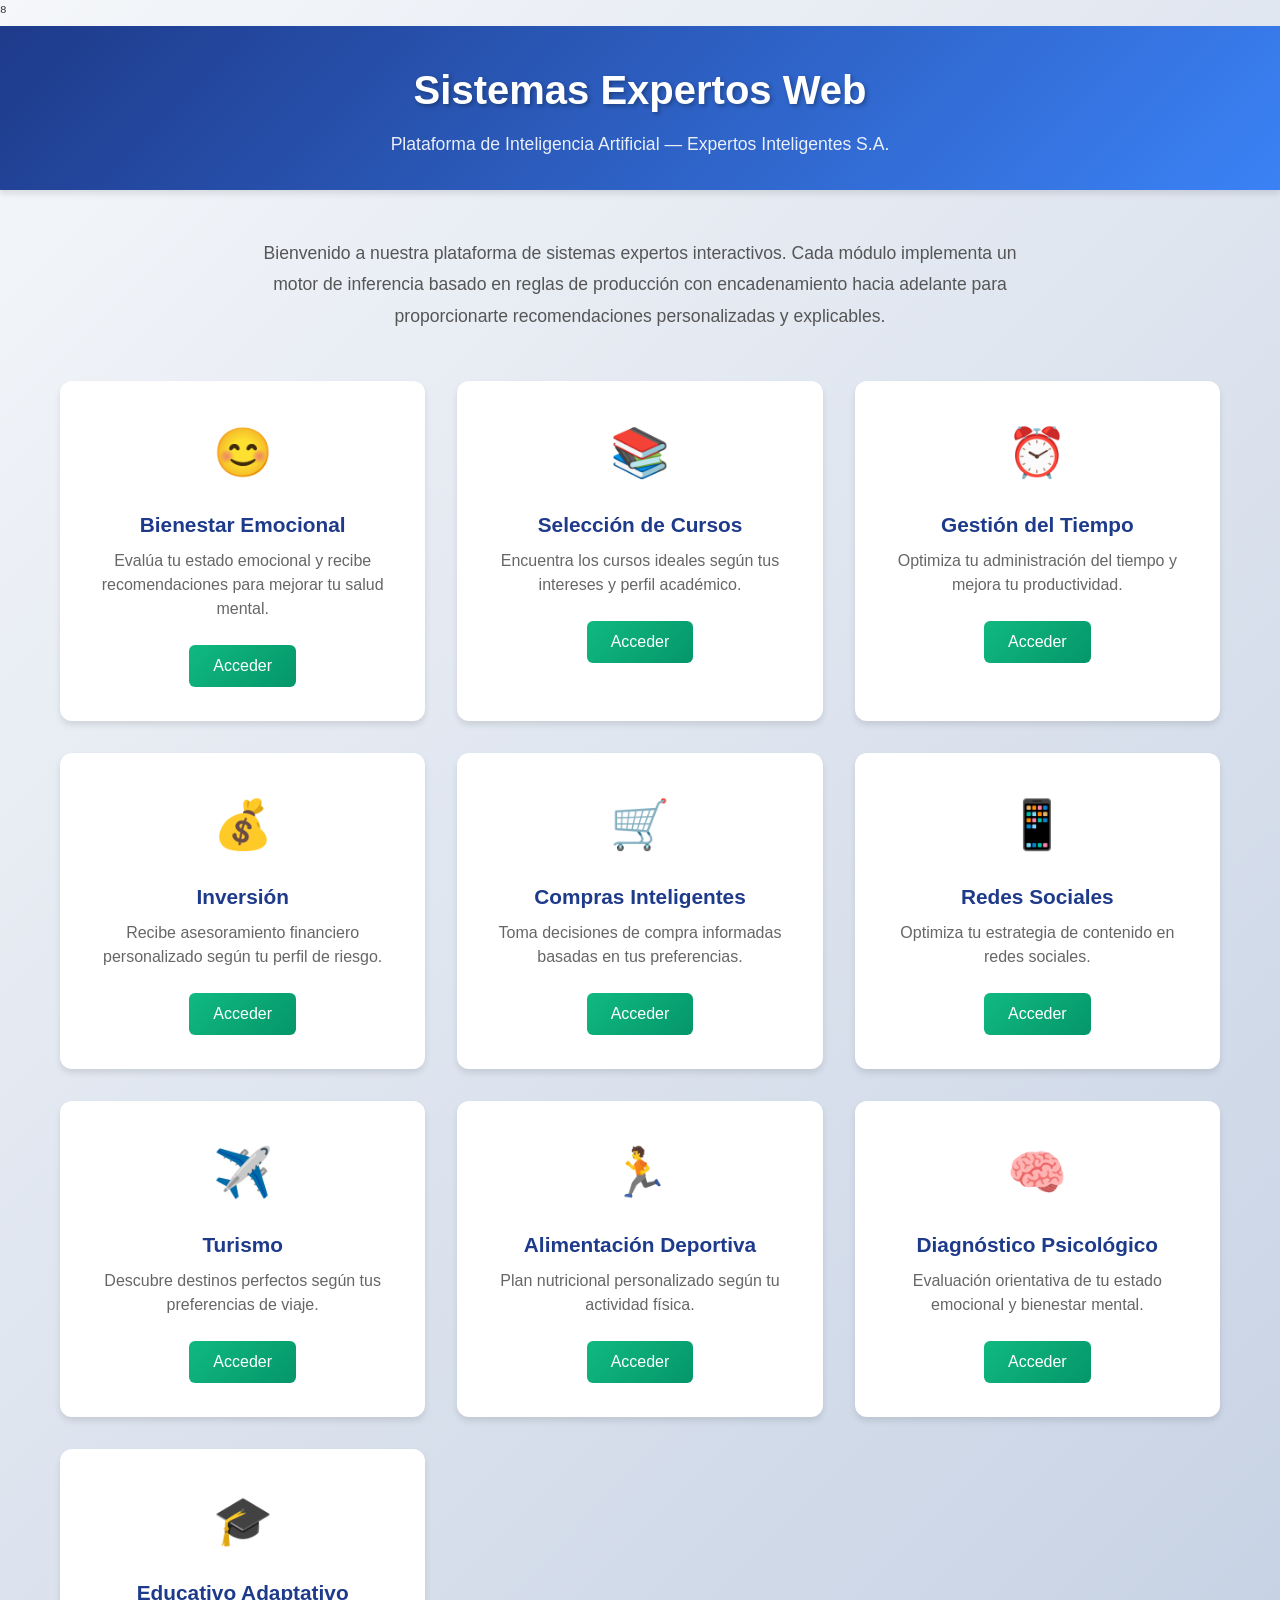
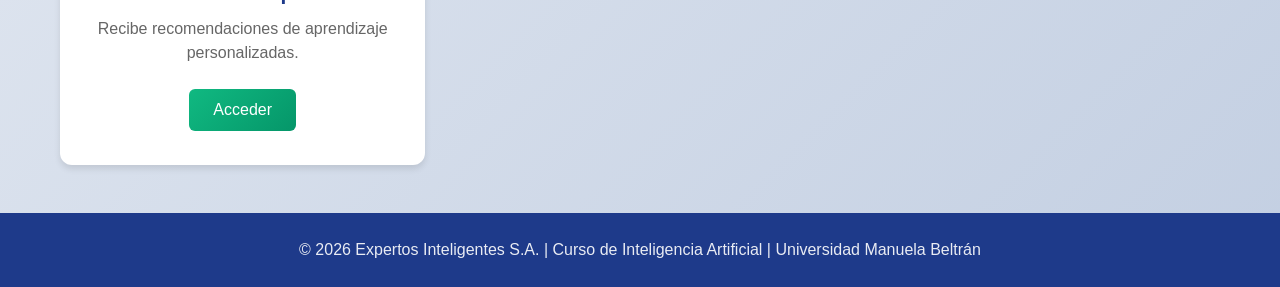
<file: index.html>
⁸<!DOCTYPE html>
<html lang="es">
<head>
    <meta charset="UTF-8">
    <meta name="viewport" content="width=device-width, initial-scale=1.0">
    <title>Sistemas Expertos Web - Expertos Inteligentes S.A.</title>
    <link rel="stylesheet" href="css/styles.css">
</head>
<body>
    <header class="header">
        <div class="container">
            <h1 class="title">Sistemas Expertos Web</h1>
            <p class="subtitle">Plataforma de Inteligencia Artificial — Expertos Inteligentes S.A.</p>
        </div>
    </header>

    <main class="main">
        <div class="container">
            <section class="intro">
                <p>Bienvenido a nuestra plataforma de sistemas expertos interactivos. Cada módulo implementa un motor de inferencia basado en reglas de producción con encadenamiento hacia adelante para proporcionarte recomendaciones personalizadas y explicables.</p>
            </section>

            <section class="modules-grid">
                <div class="module-card" onclick="window.location.href='modulos/bienestar.html'">
                    <div class="module-icon">😊</div>
                    <h3 class="module-title">Bienestar Emocional</h3>
                    <p class="module-description">Evalúa tu estado emocional y recibe recomendaciones para mejorar tu salud mental.</p>
                    <button class="module-btn">Acceder</button>
                </div>

                <div class="module-card" onclick="window.location.href='modulos/cursos.html'">
                    <div class="module-icon">📚</div>
                    <h3 class="module-title">Selección de Cursos</h3>
                    <p class="module-description">Encuentra los cursos ideales según tus intereses y perfil académico.</p>
                    <button class="module-btn">Acceder</button>
                </div>

                <div class="module-card" onclick="window.location.href='modulos/tiempo.html'">
                    <div class="module-icon">⏰</div>
                    <h3 class="module-title">Gestión del Tiempo</h3>
                    <p class="module-description">Optimiza tu administración del tiempo y mejora tu productividad.</p>
                    <button class="module-btn">Acceder</button>
                </div>

                <div class="module-card" onclick="window.location.href='modulos/inversion.html'">
                    <div class="module-icon">💰</div>
                    <h3 class="module-title">Inversión</h3>
                    <p class="module-description">Recibe asesoramiento financiero personalizado según tu perfil de riesgo.</p>
                    <button class="module-btn">Acceder</button>
                </div>

                <div class="module-card" onclick="window.location.href='modulos/compras.html'">
                    <div class="module-icon">🛒</div>
                    <h3 class="module-title">Compras Inteligentes</h3>
                    <p class="module-description">Toma decisiones de compra informadas basadas en tus preferencias.</p>
                    <button class="module-btn">Acceder</button>
                </div>

                <div class="module-card" onclick="window.location.href='modulos/redes.html'">
                    <div class="module-icon">📱</div>
                    <h3 class="module-title">Redes Sociales</h3>
                    <p class="module-description">Optimiza tu estrategia de contenido en redes sociales.</p>
                    <button class="module-btn">Acceder</button>
                </div>

                <div class="module-card" onclick="window.location.href='modulos/turismo.html'">
                    <div class="module-icon">✈️</div>
                    <h3 class="module-title">Turismo</h3>
                    <p class="module-description">Descubre destinos perfectos según tus preferencias de viaje.</p>
                    <button class="module-btn">Acceder</button>
                </div>

                <div class="module-card" onclick="window.location.href='modulos/deportiva.html'">
                    <div class="module-icon">🏃</div>
                    <h3 class="module-title">Alimentación Deportiva</h3>
                    <p class="module-description">Plan nutricional personalizado según tu actividad física.</p>
                    <button class="module-btn">Acceder</button>
                </div>

                <div class="module-card" onclick="window.location.href='modulos/psicologico.html'">
                    <div class="module-icon">🧠</div>
                    <h3 class="module-title">Diagnóstico Psicológico</h3>
                    <p class="module-description">Evaluación orientativa de tu estado emocional y bienestar mental.</p>
                    <button class="module-btn">Acceder</button>
                </div>

                <div class="module-card" onclick="window.location.href='modulos/educativo.html'">
                    <div class="module-icon">🎓</div>
                    <h3 class="module-title">Educativo Adaptativo</h3>
                    <p class="module-description">Recibe recomendaciones de aprendizaje personalizadas.</p>
                    <button class="module-btn">Acceder</button>
                </div>
            </section>
        </div>
    </main>

    <footer class="footer">
        <div class="container">
            <p>&copy; 2026 Expertos Inteligentes S.A. | Curso de Inteligencia Artificial | Universidad Manuela Beltrán</p>
        </div>
    </footer>
</body>
</html>
</file>
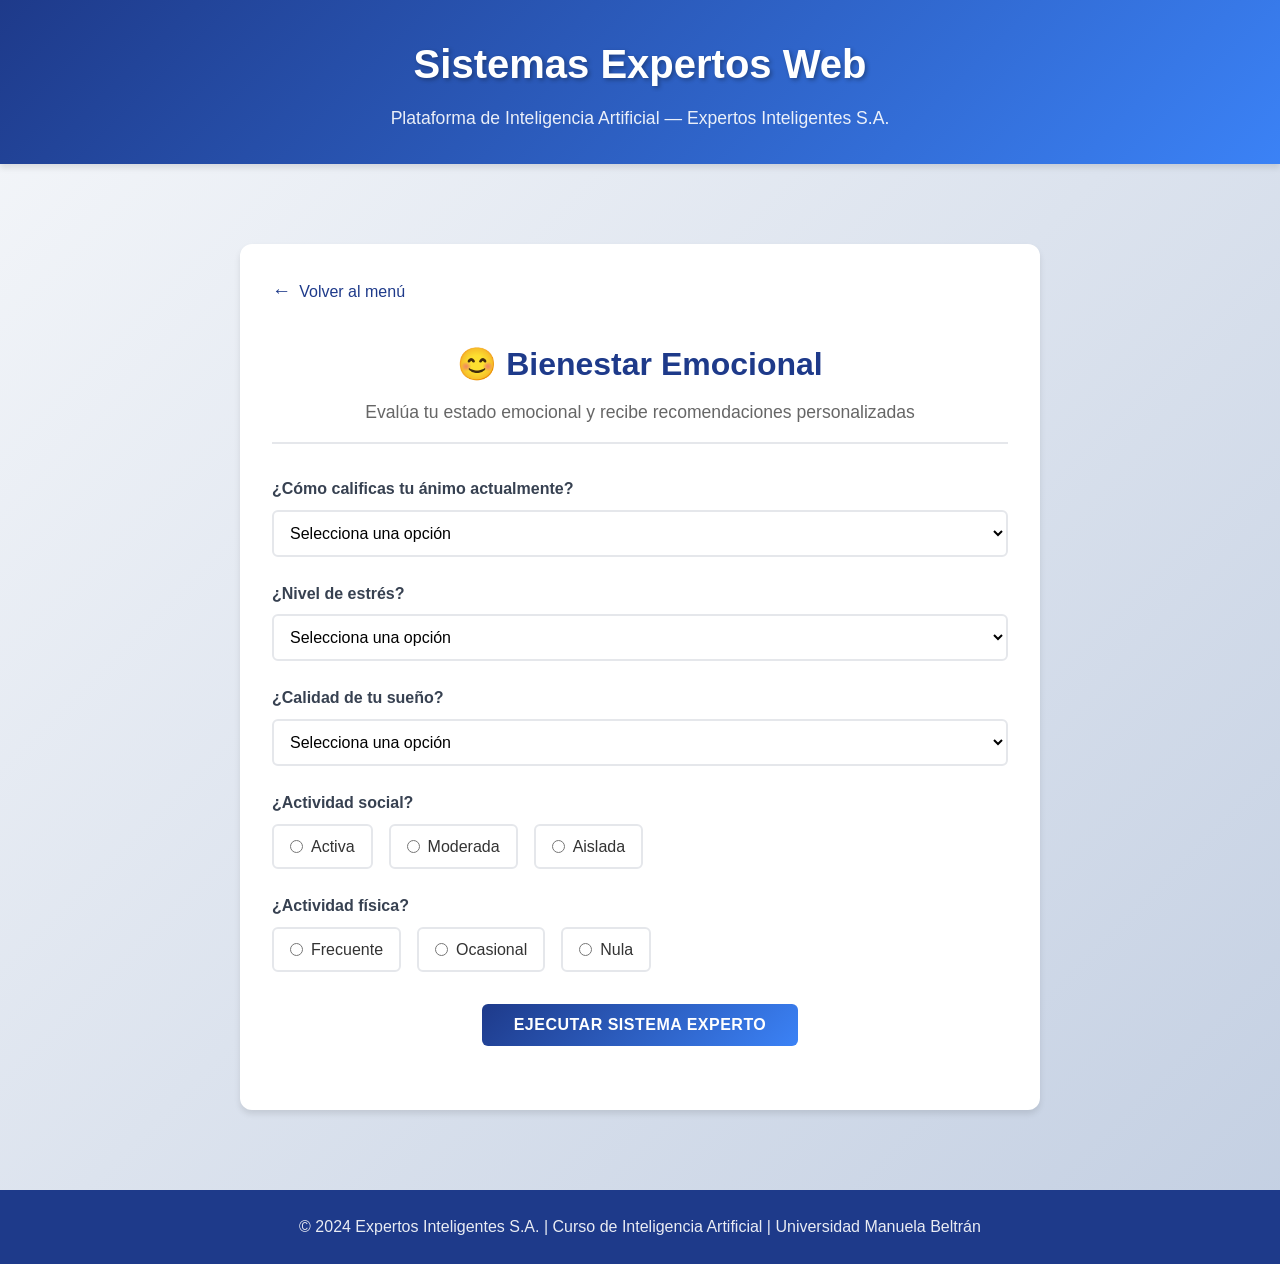
<file: modulos/bienestar.html>
<!DOCTYPE html>
<html lang="es">
<head>
    <meta charset="UTF-8">
    <meta name="viewport" content="width=device-width, initial-scale=1.0">
    <title>Bienestar Emocional - Sistemas Expertos Web</title>
    <link rel="stylesheet" href="../css/modulos.css">
</head>
<body>
    <header class="header">
        <div class="container">
            <h1 class="title">Sistemas Expertos Web</h1>
            <p class="subtitle">Plataforma de Inteligencia Artificial — Expertos Inteligentes S.A.</p>
        </div>
    </header>

    <main class="main">
        <div class="module-container">
            <a href="../index.html" class="back-link">Volver al menú</a>
            
            <div class="module-header">
                <h2 class="module-title">😊 Bienestar Emocional</h2>
                <p class="module-subtitle">Evalúa tu estado emocional y recibe recomendaciones personalizadas</p>
            </div>

            <form id="form-bienestar" class="expert-form">
                <div class="form-group">
                    <label class="form-label" for="animo">¿Cómo calificas tu ánimo actualmente?</label>
                    <select id="animo" name="animo" class="form-select" required>
                        <option value="">Selecciona una opción</option>
                        <option value="alto">Alto</option>
                        <option value="medio">Medio</option>
                        <option value="bajo">Bajo</option>
                    </select>
                </div>

                <div class="form-group">
                    <label class="form-label" for="estres">¿Nivel de estrés?</label>
                    <select id="estres" name="estres" class="form-select" required>
                        <option value="">Selecciona una opción</option>
                        <option value="alto">Alto</option>
                        <option value="medio">Medio</option>
                        <option value="bajo">Bajo</option>
                    </select>
                </div>

                <div class="form-group">
                    <label class="form-label" for="sueno">¿Calidad de tu sueño?</label>
                    <select id="sueno" name="sueno" class="form-select" required>
                        <option value="">Selecciona una opción</option>
                        <option value="buena">Buena</option>
                        <option value="regular">Regular</option>
                        <option value="mala">Mala</option>
                    </select>
                </div>

                <div class="form-group">
                    <label class="form-label">¿Actividad social?</label>
                    <div class="form-radio-group">
                        <label class="form-radio-label">
                            <input type="radio" name="social" value="activa" required>
                            <span>Activa</span>
                        </label>
                        <label class="form-radio-label">
                            <input type="radio" name="social" value="moderada" required>
                            <span>Moderada</span>
                        </label>
                        <label class="form-radio-label">
                            <input type="radio" name="social" value="aislada" required>
                            <span>Aislada</span>
                        </label>
                    </div>
                </div>

                <div class="form-group">
                    <label class="form-label">¿Actividad física?</label>
                    <div class="form-radio-group">
                        <label class="form-radio-label">
                            <input type="radio" name="fisica" value="frecuente" required>
                            <span>Frecuente</span>
                        </label>
                        <label class="form-radio-label">
                            <input type="radio" name="fisica" value="ocasional" required>
                            <span>Ocasional</span>
                        </label>
                        <label class="form-radio-label">
                            <input type="radio" name="fisica" value="nula" required>
                            <span>Nula</span>
                        </label>
                    </div>
                </div>

                <div class="btn-container">
                    <button type="submit" class="btn btn-primary">Ejecutar Sistema Experto</button>
                </div>
            </form>

            <div id="resultados" class="results-container">
                <h3 class="result-title">Resultados del Análisis</h3>
                
                <div class="result-diagnosis">
                    <strong id="diagnostico">Diagnóstico:</strong>
                    <p id="recomendacion" class="result-recommendation"></p>
                </div>

                <h4 class="rules-title">Reglas Activadas</h4>
                <ul id="reglas-activadas" class="rules-list">
                    <!-- Las reglas se insertarán aquí dinámicamente -->
                </ul>
            </div>
        </div>
    </main>

    <footer class="footer">
        <div class="container">
            <p>&copy; 2024 Expertos Inteligentes S.A. | Curso de Inteligencia Artificial | Universidad Manuela Beltrán</p>
        </div>
    </footer>

    <script src="../js/bienestar.js"></script>
</body>
</html>
</file>
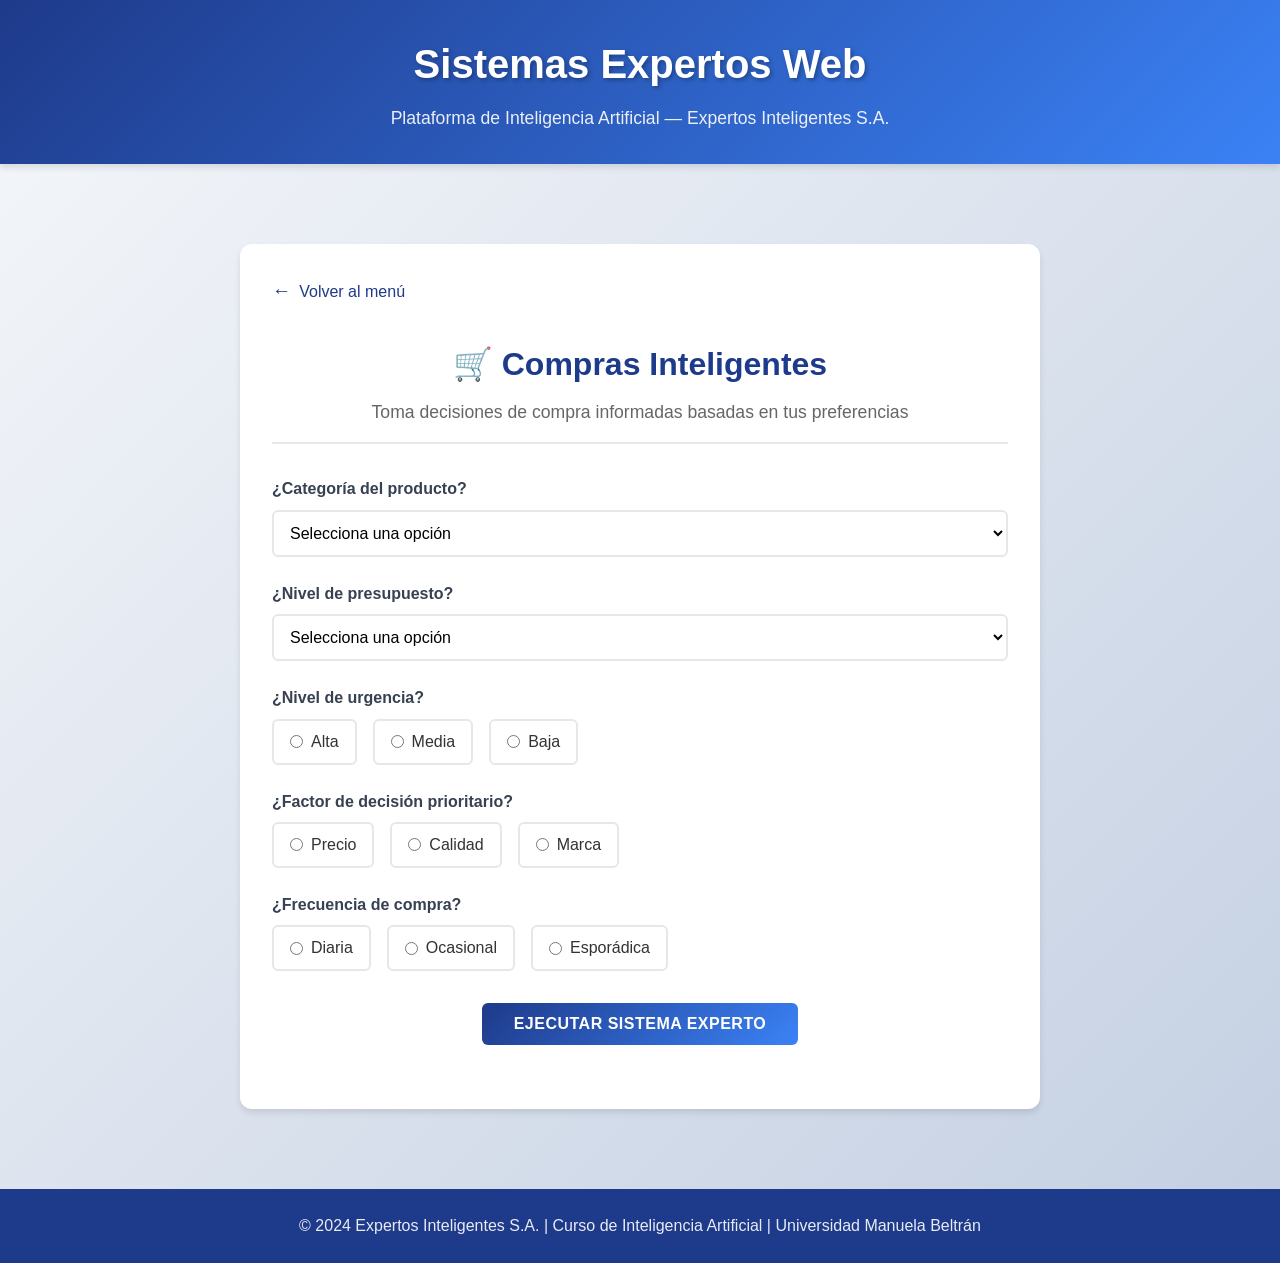
<file: modulos/compras.html>
<!DOCTYPE html>
<html lang="es">
<head>
    <meta charset="UTF-8">
    <meta name="viewport" content="width=device-width, initial-scale=1.0">
    <title>Compras Inteligentes - Sistemas Expertos Web</title>
    <link rel="stylesheet" href="../css/modulos.css">
</head>
<body>
    <header class="header">
        <div class="container">
            <h1 class="title">Sistemas Expertos Web</h1>
            <p class="subtitle">Plataforma de Inteligencia Artificial — Expertos Inteligentes S.A.</p>
        </div>
    </header>

    <main class="main">
        <div class="module-container">
            <a href="../index.html" class="back-link">Volver al menú</a>
            
            <div class="module-header">
                <h2 class="module-title">🛒 Compras Inteligentes</h2>
                <p class="module-subtitle">Toma decisiones de compra informadas basadas en tus preferencias</p>
            </div>

            <form id="form-compras" class="expert-form">
                <div class="form-group">
                    <label class="form-label" for="categoria">¿Categoría del producto?</label>
                    <select id="categoria" name="categoria" class="form-select" required>
                        <option value="">Selecciona una opción</option>
                        <option value="tecnología">Tecnología</option>
                        <option value="hogar">Hogar</option>
                        <option value="ropa">Ropa</option>
                        <option value="alimentación">Alimentación</option>
                        <option value="salud">Salud</option>
                    </select>
                </div>

                <div class="form-group">
                    <label class="form-label" for="presupuesto">¿Nivel de presupuesto?</label>
                    <select id="presupuesto" name="presupuesto" class="form-select" required>
                        <option value="">Selecciona una opción</option>
                        <option value="bajo">Bajo</option>
                        <option value="medio">Medio</option>
                        <option value="alto">Alto</option>
                    </select>
                </div>

                <div class="form-group">
                    <label class="form-label">¿Nivel de urgencia?</label>
                    <div class="form-radio-group">
                        <label class="form-radio-label">
                            <input type="radio" name="urgencia" value="alta" required>
                            <span>Alta</span>
                        </label>
                        <label class="form-radio-label">
                            <input type="radio" name="urgencia" value="media" required>
                            <span>Media</span>
                        </label>
                        <label class="form-radio-label">
                            <input type="radio" name="urgencia" value="baja" required>
                            <span>Baja</span>
                        </label>
                    </div>
                </div>

                <div class="form-group">
                    <label class="form-label">¿Factor de decisión prioritario?</label>
                    <div class="form-radio-group">
                        <label class="form-radio-label">
                            <input type="radio" name="prioridad" value="precio" required>
                            <span>Precio</span>
                        </label>
                        <label class="form-radio-label">
                            <input type="radio" name="prioridad" value="calidad" required>
                            <span>Calidad</span>
                        </label>
                        <label class="form-radio-label">
                            <input type="radio" name="prioridad" value="marca" required>
                            <span>Marca</span>
                        </label>
                    </div>
                </div>

                <div class="form-group">
                    <label class="form-label">¿Frecuencia de compra?</label>
                    <div class="form-radio-group">
                        <label class="form-radio-label">
                            <input type="radio" name="frecuencia" value="diaria" required>
                            <span>Diaria</span>
                        </label>
                        <label class="form-radio-label">
                            <input type="radio" name="frecuencia" value="ocasional" required>
                            <span>Ocasional</span>
                        </label>
                        <label class="form-radio-label">
                            <input type="radio" name="frecuencia" value="esporádica" required>
                            <span>Esporádica</span>
                        </label>
                    </div>
                </div>

                <div class="btn-container">
                    <button type="submit" class="btn btn-primary">Ejecutar Sistema Experto</button>
                </div>
            </form>

            <div id="resultados" class="results-container">
                <h3 class="result-title">Recomendaciones de Compra</h3>
                
                <div class="result-diagnosis">
                    <strong id="diagnostico">Estrategia recomendada:</strong>
                    <p id="recomendacion" class="result-recommendation"></p>
                </div>

                <h4 class="rules-title">Reglas Activadas</h4>
                <ul id="reglas-activadas" class="rules-list">
                    <!-- Las reglas se insertarán aquí dinámicamente -->
                </ul>
            </div>
        </div>
    </main>

    <footer class="footer">
        <div class="container">
            <p>&copy; 2024 Expertos Inteligentes S.A. | Curso de Inteligencia Artificial | Universidad Manuela Beltrán</p>
        </div>
    </footer>

    <script src="../js/compras.js"></script>
</body>
</html>
</file>
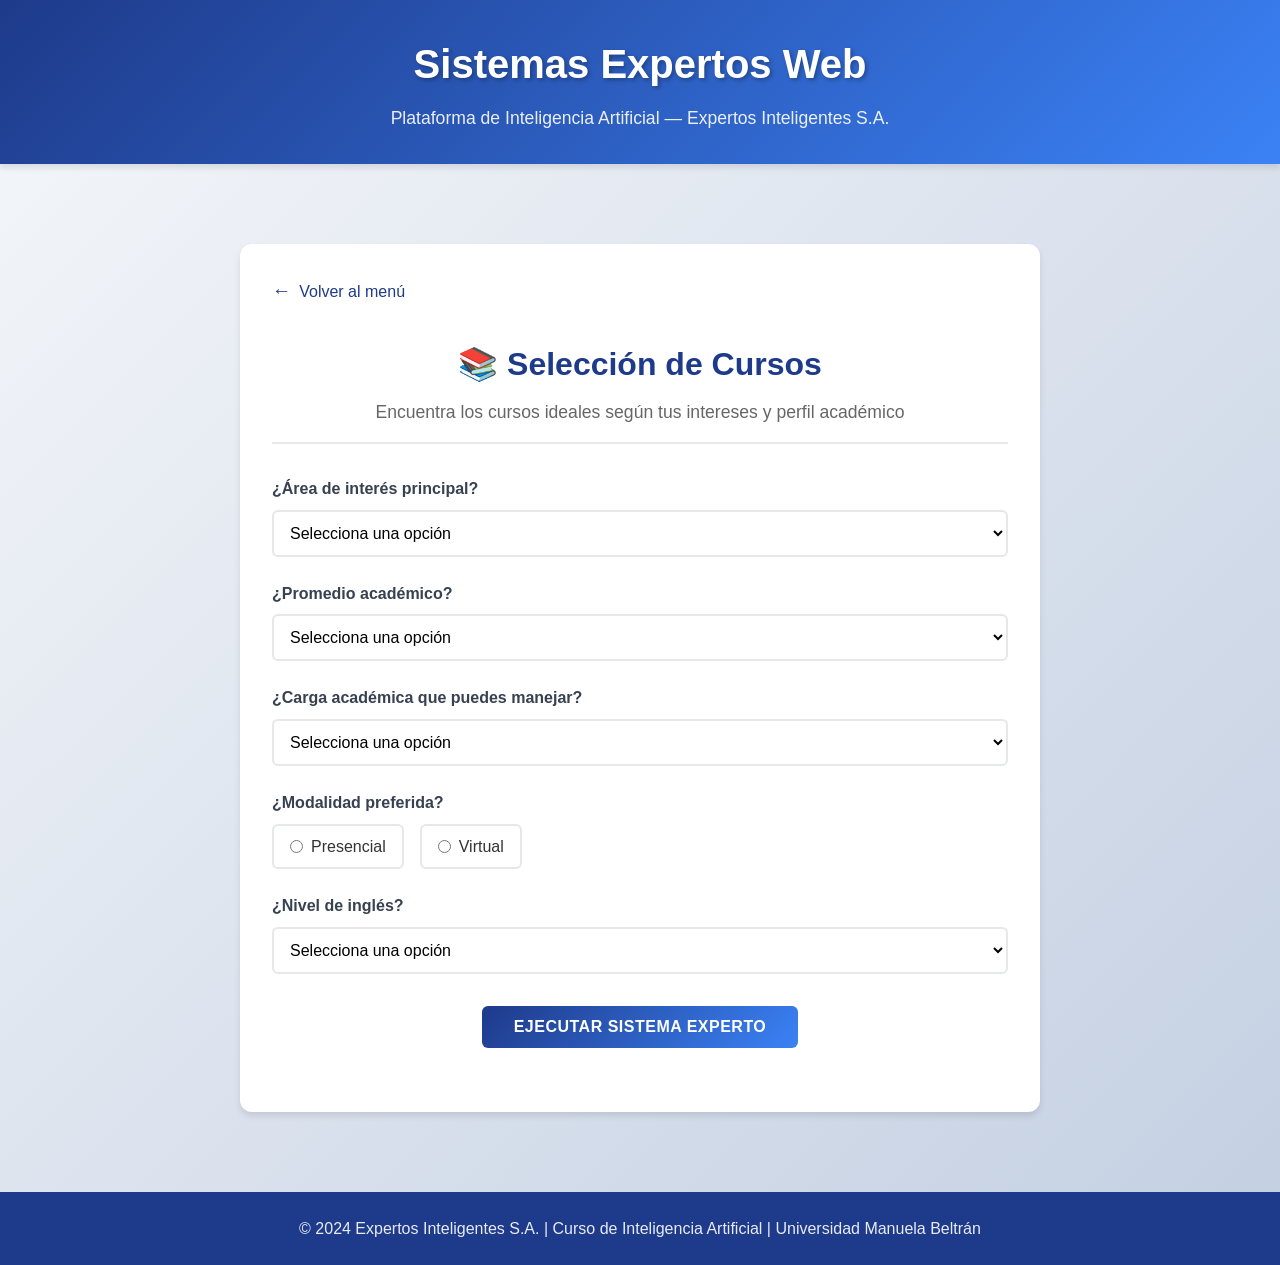
<file: modulos/cursos.html>
<!DOCTYPE html>
<html lang="es">
<head>
    <meta charset="UTF-8">
    <meta name="viewport" content="width=device-width, initial-scale=1.0">
    <title>Selección de Cursos - Sistemas Expertos Web</title>
    <link rel="stylesheet" href="../css/modulos.css">
</head>
<body>
    <header class="header">
        <div class="container">
            <h1 class="title">Sistemas Expertos Web</h1>
            <p class="subtitle">Plataforma de Inteligencia Artificial — Expertos Inteligentes S.A.</p>
        </div>
    </header>

    <main class="main">
        <div class="module-container">
            <a href="../index.html" class="back-link">Volver al menú</a>
            
            <div class="module-header">
                <h2 class="module-title">📚 Selección de Cursos</h2>
                <p class="module-subtitle">Encuentra los cursos ideales según tus intereses y perfil académico</p>
            </div>

            <form id="form-cursos" class="expert-form">
                <div class="form-group">
                    <label class="form-label" for="interes">¿Área de interés principal?</label>
                    <select id="interes" name="interes" class="form-select" required>
                        <option value="">Selecciona una opción</option>
                        <option value="tecnología">Tecnología</option>
                        <option value="humanidades">Humanidades</option>
                        <option value="ciencias">Ciencias</option>
                        <option value="artes">Artes</option>
                        <option value="negocios">Negocios</option>
                    </select>
                </div>

                <div class="form-group">
                    <label class="form-label" for="promedio">¿Promedio académico?</label>
                    <select id="promedio" name="promedio" class="form-select" required>
                        <option value="">Selecciona una opción</option>
                        <option value="alto">Alto (4.0+)</option>
                        <option value="medio">Medio (3.0-3.9)</option>
                        <option value="bajo">Bajo (<3.0)</option>
                    </select>
                </div>

                <div class="form-group">
                    <label class="form-label" for="carga">¿Carga académica que puedes manejar?</label>
                    <select id="carga" name="carga" class="form-select" required>
                        <option value="">Selecciona una opción</option>
                        <option value="alta">Alta (más de 5 cursos)</option>
                        <option value="media">Media (3-5 cursos)</option>
                        <option value="baja">Baja (1-2 cursos)</option>
                    </select>
                </div>

                <div class="form-group">
                    <label class="form-label">¿Modalidad preferida?</label>
                    <div class="form-radio-group">
                        <label class="form-radio-label">
                            <input type="radio" name="modalidad" value="presencial" required>
                            <span>Presencial</span>
                        </label>
                        <label class="form-radio-label">
                            <input type="radio" name="modalidad" value="virtual" required>
                            <span>Virtual</span>
                        </label>
                    </div>
                </div>

                <div class="form-group">
                    <label class="form-label" for="ingles">¿Nivel de inglés?</label>
                    <select id="ingles" name="ingles" class="form-select" required>
                        <option value="">Selecciona una opción</option>
                        <option value="alto">Alto (B2+)</option>
                        <option value="medio">Medio (B1)</option>
                        <option value="bajo">Bajo (A2 o menos)</option>
                    </select>
                </div>

                <div class="btn-container">
                    <button type="submit" class="btn btn-primary">Ejecutar Sistema Experto</button>
                </div>
            </form>

            <div id="resultados" class="results-container">
                <h3 class="result-title">Recomendaciones de Cursos</h3>
                
                <div class="result-diagnosis">
                    <strong id="diagnostico">Recomendación:</strong>
                    <p id="recomendacion" class="result-recommendation"></p>
                </div>

                <h4 class="rules-title">Reglas Activadas</h4>
                <ul id="reglas-activadas" class="rules-list">
                    <!-- Las reglas se insertarán aquí dinámicamente -->
                </ul>
            </div>
        </div>
    </main>

    <footer class="footer">
        <div class="container">
            <p>&copy; 2024 Expertos Inteligentes S.A. | Curso de Inteligencia Artificial | Universidad Manuela Beltrán</p>
        </div>
    </footer>

    <script src="../js/cursos.js"></script>
</body>
</html>
</file>
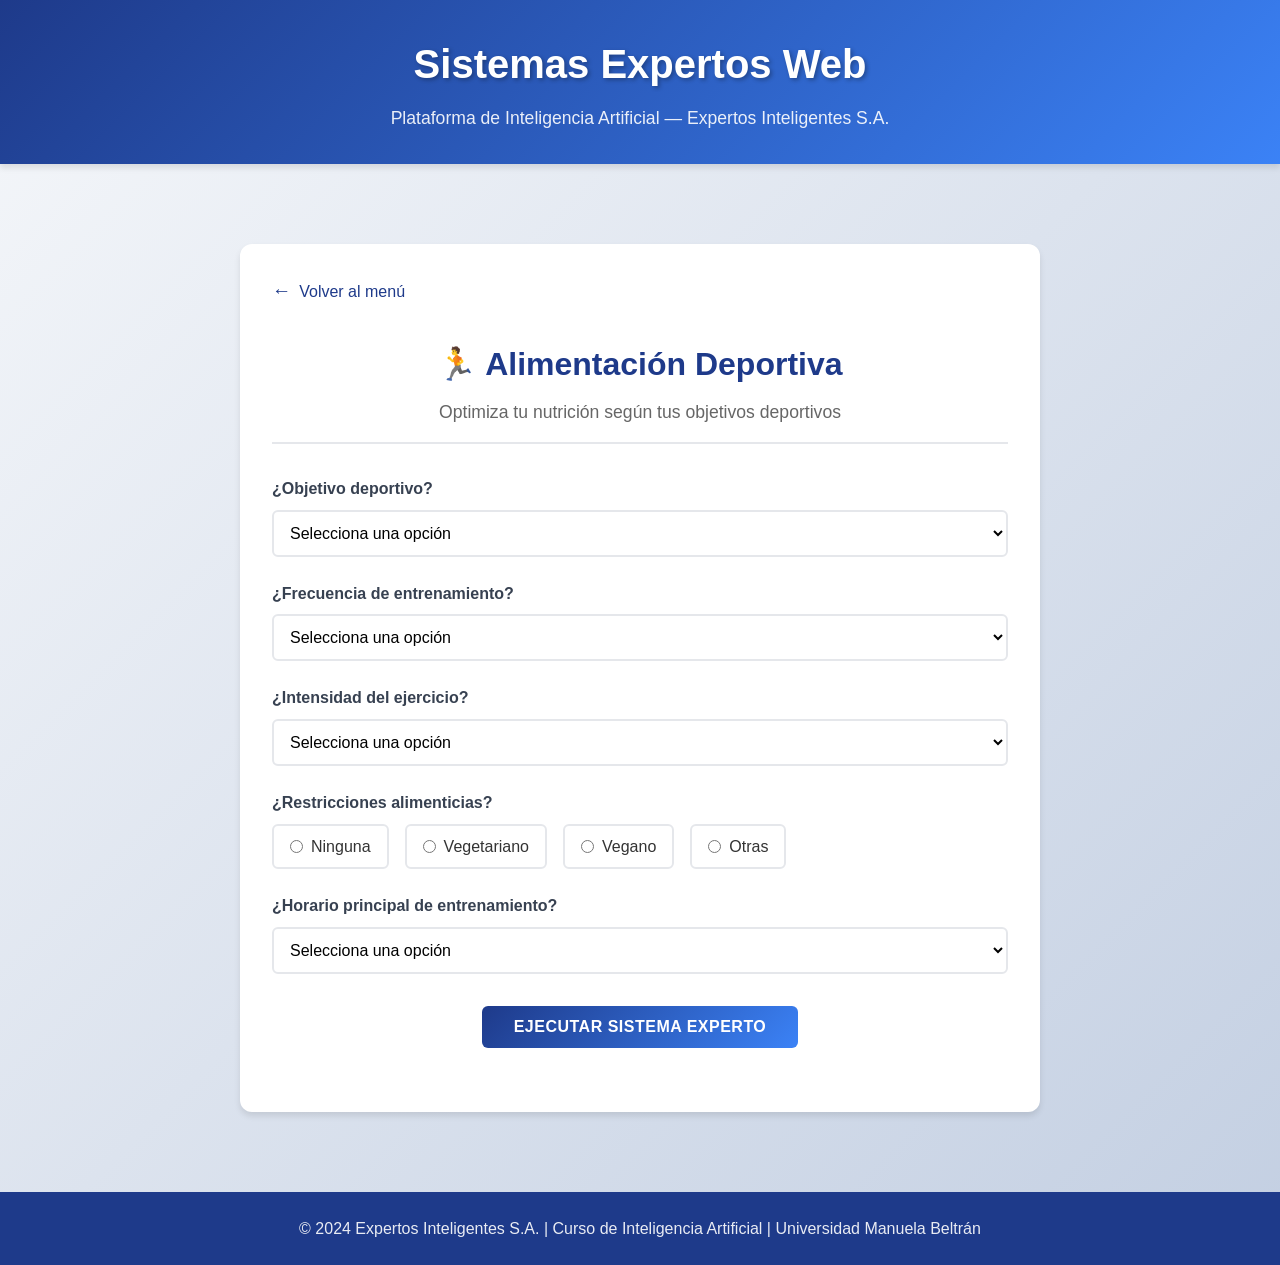
<file: modulos/deportiva.html>
<!DOCTYPE html>
<html lang="es">
<head>
    <meta charset="UTF-8">
    <meta name="viewport" content="width=device-width, initial-scale=1.0">
    <title>Alimentación Deportiva - Sistemas Expertos Web</title>
    <link rel="stylesheet" href="../css/modulos.css">
</head>
<body>
    <header class="header">
        <div class="container">
            <h1 class="title">Sistemas Expertos Web</h1>
            <p class="subtitle">Plataforma de Inteligencia Artificial — Expertos Inteligentes S.A.</p>
        </div>
    </header>

    <main class="main">
        <div class="module-container">
            <a href="../index.html" class="back-link">Volver al menú</a>
            
            <div class="module-header">
                <h2 class="module-title">🏃 Alimentación Deportiva</h2>
                <p class="module-subtitle">Optimiza tu nutrición según tus objetivos deportivos</p>
            </div>

            <form id="form-deportiva" class="expert-form">
                <div class="form-group">
                    <label class="form-label" for="objetivo">¿Objetivo deportivo?</label>
                    <select id="objetivo" name="objetivo" class="form-select" required>
                        <option value="">Selecciona una opción</option>
                        <option value="ganar masa">Ganar masa muscular</option>
                        <option value="perder peso">Perder peso</option>
                        <option value="rendimiento">Mejorar rendimiento</option>
                        <option value="mantener">Mantener peso</option>
                    </select>
                </div>

                <div class="form-group">
                    <label class="form-label" for="frecuencia">¿Frecuencia de entrenamiento?</label>
                    <select id="frecuencia" name="frecuencia" class="form-select" required>
                        <option value="">Selecciona una opción</option>
                        <option value="baja">Baja (1-2 días/semana)</option>
                        <option value="media">Media (3-4 días/semana)</option>
                        <option value="alta">Alta (5-7 días/semana)</option>
                    </select>
                </div>

                <div class="form-group">
                    <label class="form-label" for="intensidad">¿Intensidad del ejercicio?</label>
                    <select id="intensidad" name="intensidad" class="form-select" required>
                        <option value="">Selecciona una opción</option>
                        <option value="ligera">Ligera</option>
                        <option value="moderada">Moderada</option>
                        <option value="intensa">Intensa</option>
                    </select>
                </div>

                <div class="form-group">
                    <label class="form-label">¿Restricciones alimenticias?</label>
                    <div class="form-radio-group">
                        <label class="form-radio-label">
                            <input type="radio" name="restricciones" value="ninguna" required>
                            <span>Ninguna</span>
                        </label>
                        <label class="form-radio-label">
                            <input type="radio" name="restricciones" value="vegetariano" required>
                            <span>Vegetariano</span>
                        </label>
                        <label class="form-radio-label">
                            <input type="radio" name="restricciones" value="vegano" required>
                            <span>Vegano</span>
                        </label>
                        <label class="form-radio-label">
                            <input type="radio" name="restricciones" value="otras" required>
                            <span>Otras</span>
                        </label>
                    </div>
                </div>

                <div class="form-group">
                    <label class="form-label" for="horario">¿Horario principal de entrenamiento?</label>
                    <select id="horario" name="horario" class="form-select" required>
                        <option value="">Selecciona una opción</option>
                        <option value="mañana">Mañana</option>
                        <option value="tarde">Tarde</option>
                        <option value="noche">Noche</option>
                    </select>
                </div>

                <div class="btn-container">
                    <button type="submit" class="btn btn-primary">Ejecutar Sistema Experto</button>
                </div>
            </form>

            <div id="resultados" class="results-container">
                <h3 class="result-title">Plan Nutricional Deportivo</h3>
                
                <div class="result-diagnosis">
                    <strong id="diagnostico">Plan recomendado:</strong>
                    <p id="recomendacion" class="result-recommendation"></p>
                </div>

                <h4 class="rules-title">Reglas Activadas</h4>
                <ul id="reglas-activadas" class="rules-list">
                    <!-- Las reglas se insertarán aquí dinámicamente -->
                </ul>
            </div>
        </div>
    </main>

    <footer class="footer">
        <div class="container">
            <p>&copy; 2024 Expertos Inteligentes S.A. | Curso de Inteligencia Artificial | Universidad Manuela Beltrán</p>
        </div>
    </footer>

    <script src="../js/deportiva.js"></script>
</body>
</html>
</file>
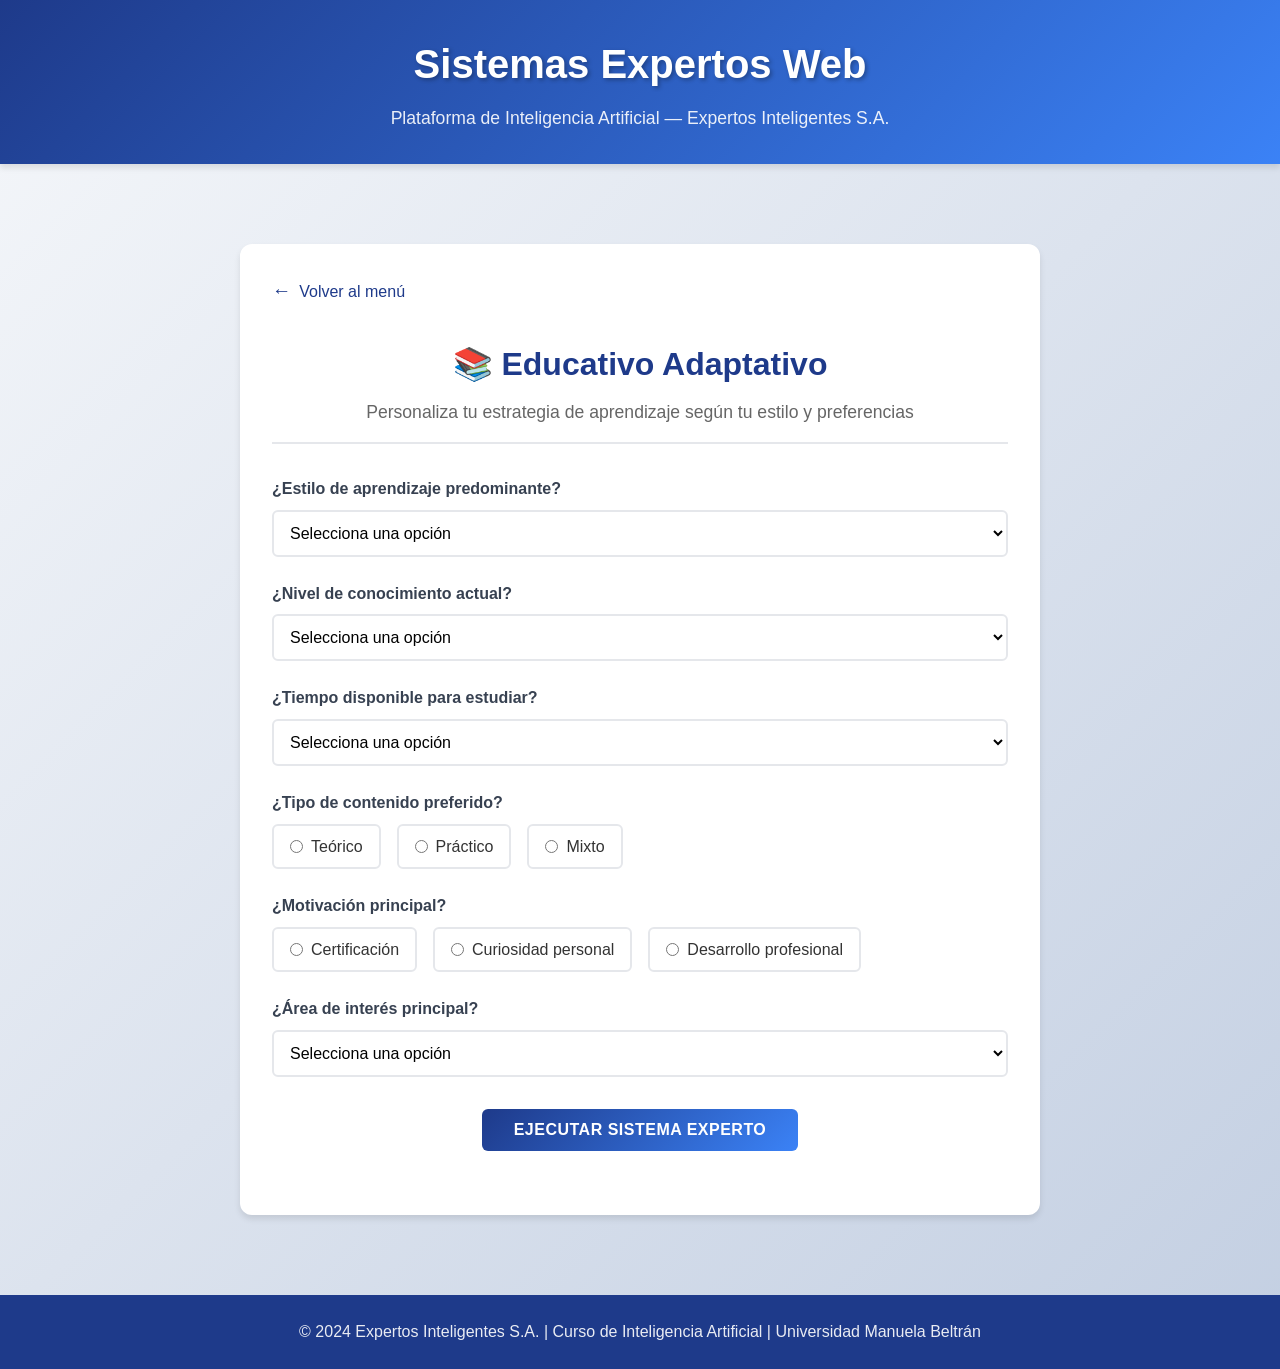
<file: modulos/educativo.html>
<!DOCTYPE html>
<html lang="es">
<head>
    <meta charset="UTF-8">
    <meta name="viewport" content="width=device-width, initial-scale=1.0">
    <title>Educativo Adaptativo - Sistemas Expertos Web</title>
    <link rel="stylesheet" href="../css/modulos.css">
</head>
<body>
    <header class="header">
        <div class="container">
            <h1 class="title">Sistemas Expertos Web</h1>
            <p class="subtitle">Plataforma de Inteligencia Artificial — Expertos Inteligentes S.A.</p>
        </div>
    </header>

    <main class="main">
        <div class="module-container">
            <a href="../index.html" class="back-link">Volver al menú</a>
            
            <div class="module-header">
                <h2 class="module-title">📚 Educativo Adaptativo</h2>
                <p class="module-subtitle">Personaliza tu estrategia de aprendizaje según tu estilo y preferencias</p>
            </div>

            <form id="form-educativo" class="expert-form">
                <div class="form-group">
                    <label class="form-label" for="estilo">¿Estilo de aprendizaje predominante?</label>
                    <select id="estilo" name="estilo" class="form-select" required>
                        <option value="">Selecciona una opción</option>
                        <option value="visual">Visual</option>
                        <option value="auditivo">Auditivo</option>
                        <option value="kinestésico">Kinestésico</option>
                        <option value="lectura">Lectura/escritura</option>
                    </select>
                </div>

                <div class="form-group">
                    <label class="form-label" for="nivel">¿Nivel de conocimiento actual?</label>
                    <select id="nivel" name="nivel" class="form-select" required>
                        <option value="">Selecciona una opción</option>
                        <option value="principiante">Principiante</option>
                        <option value="intermedio">Intermedio</option>
                        <option value="avanzado">Avanzado</option>
                        <option value="experto">Experto</option>
                    </select>
                </div>

                <div class="form-group">
                    <label class="form-label" for="tiempo">¿Tiempo disponible para estudiar?</label>
                    <select id="tiempo" name="tiempo" class="form-select" required>
                        <option value="">Selecciona una opción</option>
                        <option value="menos 1">Menos de 1 hora/día</option>
                        <option value="1-2">1-2 horas/día</option>
                        <option value="2-4">2-4 horas/día</option>
                        <option value="más 4">Más de 4 horas/día</option>
                    </select>
                </div>

                <div class="form-group">
                    <label class="form-label">¿Tipo de contenido preferido?</label>
                    <div class="form-radio-group">
                        <label class="form-radio-label">
                            <input type="radio" name="contenido" value="teórico" required>
                            <span>Teórico</span>
                        </label>
                        <label class="form-radio-label">
                            <input type="radio" name="contenido" value="práctico" required>
                            <span>Práctico</span>
                        </label>
                        <label class="form-radio-label">
                            <input type="radio" name="contenido" value="mixto" required>
                            <span>Mixto</span>
                        </label>
                    </div>
                </div>

                <div class="form-group">
                    <label class="form-label">¿Motivación principal?</label>
                    <div class="form-radio-group">
                        <label class="form-radio-label">
                            <input type="radio" name="motivacion" value="certificación" required>
                            <span>Certificación</span>
                        </label>
                        <label class="form-radio-label">
                            <input type="radio" name="motivacion" value="curiosidad" required>
                            <span>Curiosidad personal</span>
                        </label>
                        <label class="form-radio-label">
                            <input type="radio" name="motivacion" value="profesional" required>
                            <span>Desarrollo profesional</span>
                        </label>
                    </div>
                </div>

                <div class="form-group">
                    <label class="form-label" for="tema">¿Área de interés principal?</label>
                    <select id="tema" name="tema" class="form-select" required>
                        <option value="">Selecciona una opción</option>
                        <option value="tecnología">Tecnología</option>
                        <option value="negocios">Negocios</option>
                        <option value="arte">Arte y creatividad</option>
                        <option value="ciencias">Ciencias</option>
                        <option value="idiomas">Idiomas</option>
                    </select>
                </div>

                <div class="btn-container">
                    <button type="submit" class="btn btn-primary">Ejecutar Sistema Experto</button>
                </div>
            </form>

            <div id="resultados" class="results-container">
                <h3 class="result-title">Plan de Aprendizaje Personalizado</h3>
                
                <div class="result-diagnosis">
                    <strong id="diagnostico">Estrategia recomendada:</strong>
                    <p id="recomendacion" class="result-recommendation"></p>
                </div>

                <h4 class="rules-title">Reglas Activadas</h4>
                <ul id="reglas-activadas" class="rules-list">
                    <!-- Las reglas se insertarán aquí dinámicamente -->
                </ul>
            </div>
        </div>
    </main>

    <footer class="footer">
        <div class="container">
            <p>&copy; 2024 Expertos Inteligentes S.A. | Curso de Inteligencia Artificial | Universidad Manuela Beltrán</p>
        </div>
    </footer>

    <script src="../js/educativo.js"></script>
</body>
</html>
</file>
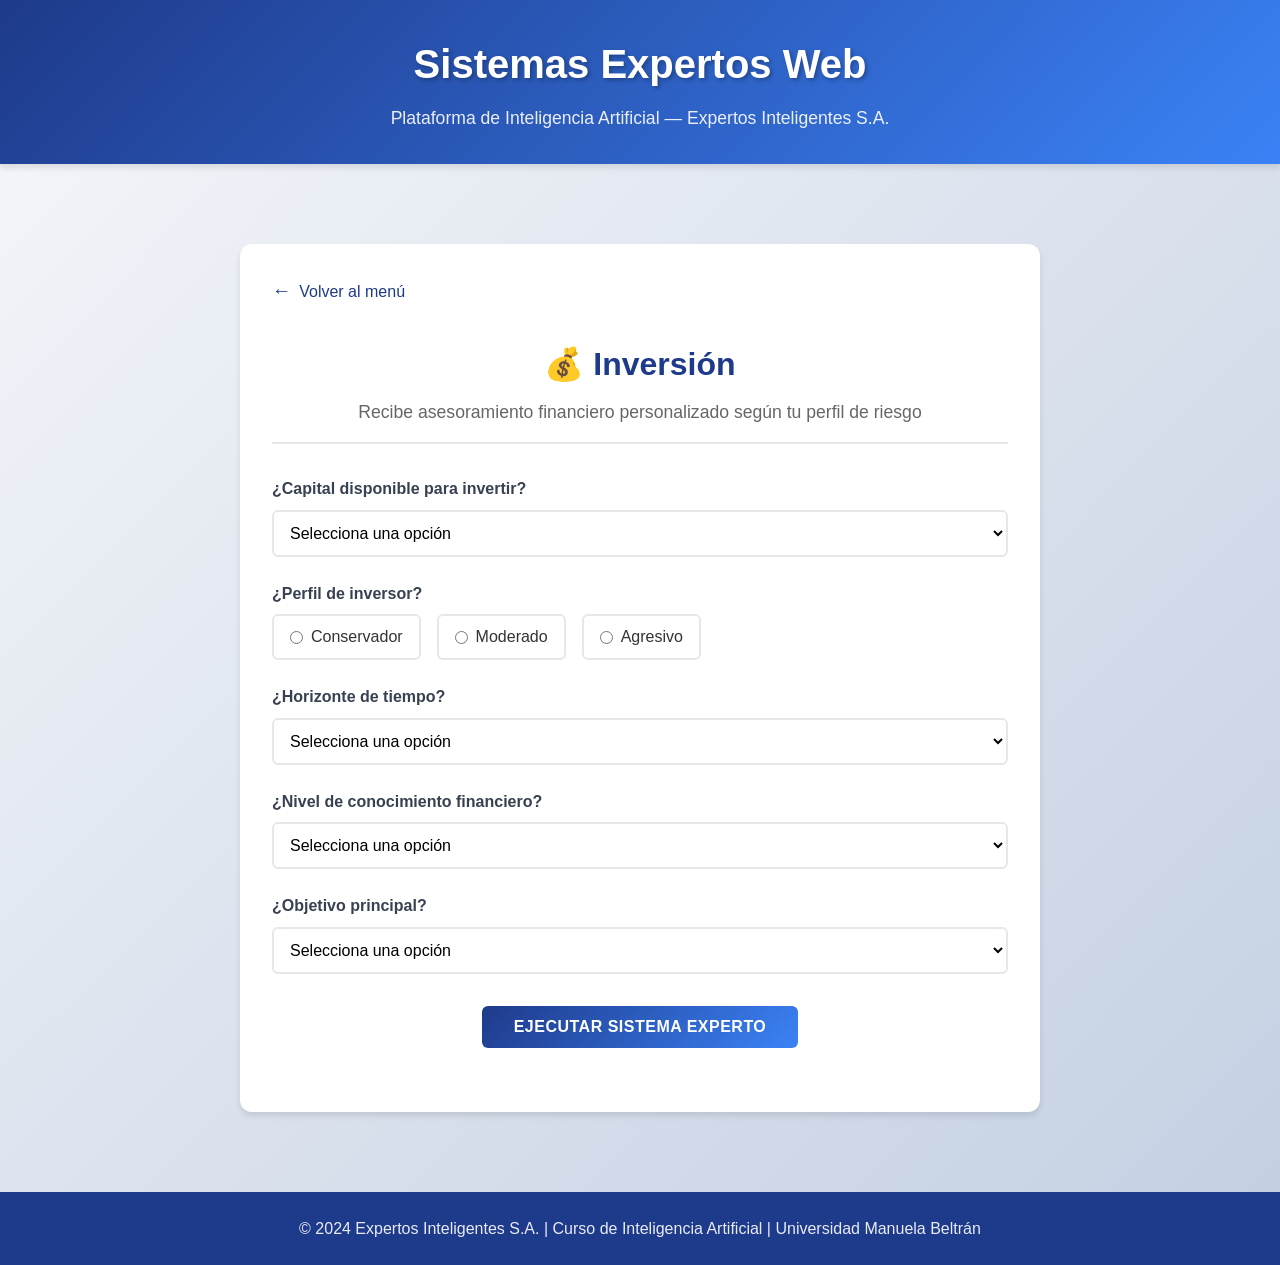
<file: modulos/inversion.html>
<!DOCTYPE html>
<html lang="es">
<head>
    <meta charset="UTF-8">
    <meta name="viewport" content="width=device-width, initial-scale=1.0">
    <title>Inversión - Sistemas Expertos Web</title>
    <link rel="stylesheet" href="../css/modulos.css">
</head>
<body>
    <header class="header">
        <div class="container">
            <h1 class="title">Sistemas Expertos Web</h1>
            <p class="subtitle">Plataforma de Inteligencia Artificial — Expertos Inteligentes S.A.</p>
        </div>
    </header>

    <main class="main">
        <div class="module-container">
            <a href="../index.html" class="back-link">Volver al menú</a>
            
            <div class="module-header">
                <h2 class="module-title">💰 Inversión</h2>
                <p class="module-subtitle">Recibe asesoramiento financiero personalizado según tu perfil de riesgo</p>
            </div>

            <form id="form-inversion" class="expert-form">
                <div class="form-group">
                    <label class="form-label" for="capital">¿Capital disponible para invertir?</label>
                    <select id="capital" name="capital" class="form-select" required>
                        <option value="">Selecciona una opción</option>
                        <option value="bajo">Bajo (menos de $5 millones)</option>
                        <option value="medio">Medio ($5-20 millones)</option>
                        <option value="alto">Alto (más de $20 millones)</option>
                    </select>
                </div>

                <div class="form-group">
                    <label class="form-label">¿Perfil de inversor?</label>
                    <div class="form-radio-group">
                        <label class="form-radio-label">
                            <input type="radio" name="perfil" value="conservador" required>
                            <span>Conservador</span>
                        </label>
                        <label class="form-radio-label">
                            <input type="radio" name="perfil" value="moderado" required>
                            <span>Moderado</span>
                        </label>
                        <label class="form-radio-label">
                            <input type="radio" name="perfil" value="agresivo" required>
                            <span>Agresivo</span>
                        </label>
                    </div>
                </div>

                <div class="form-group">
                    <label class="form-label" for="horizonte">¿Horizonte de tiempo?</label>
                    <select id="horizonte" name="horizonte" class="form-select" required>
                        <option value="">Selecciona una opción</option>
                        <option value="corto">Corto plazo (menos de 1 año)</option>
                        <option value="mediano">Mediano plazo (1-5 años)</option>
                        <option value="largo">Largo plazo (más de 5 años)</option>
                    </select>
                </div>

                <div class="form-group">
                    <label class="form-label" for="conocimiento">¿Nivel de conocimiento financiero?</label>
                    <select id="conocimiento" name="conocimiento" class="form-select" required>
                        <option value="">Selecciona una opción</option>
                        <option value="bajo">Bajo</option>
                        <option value="medio">Medio</option>
                        <option value="alto">Alto</option>
                    </select>
                </div>

                <div class="form-group">
                    <label class="form-label" for="objetivo">¿Objetivo principal?</label>
                    <select id="objetivo" name="objetivo" class="form-select" required>
                        <option value="">Selecciona una opción</option>
                        <option value="ahorro">Ahorro seguro</option>
                        <option value="crecimiento">Crecimiento moderado</option>
                        <option value="especulación">Especulación/alto rendimiento</option>
                    </select>
                </div>

                <div class="btn-container">
                    <button type="submit" class="btn btn-primary">Ejecutar Sistema Experto</button>
                </div>
            </form>

            <div id="resultados" class="results-container">
                <h3 class="result-title">Recomendaciones de Inversión</h3>
                
                <div class="result-diagnosis">
                    <strong id="diagnostico">Recomendación:</strong>
                    <p id="recomendacion" class="result-recommendation"></p>
                </div>

                <h4 class="rules-title">Reglas Activadas</h4>
                <ul id="reglas-activadas" class="rules-list">
                    <!-- Las reglas se insertarán aquí dinámicamente -->
                </ul>
            </div>
        </div>
    </main>

    <footer class="footer">
        <div class="container">
            <p>&copy; 2024 Expertos Inteligentes S.A. | Curso de Inteligencia Artificial | Universidad Manuela Beltrán</p>
        </div>
    </footer>

    <script src="../js/inversion.js"></script>
</body>
</html>
</file>
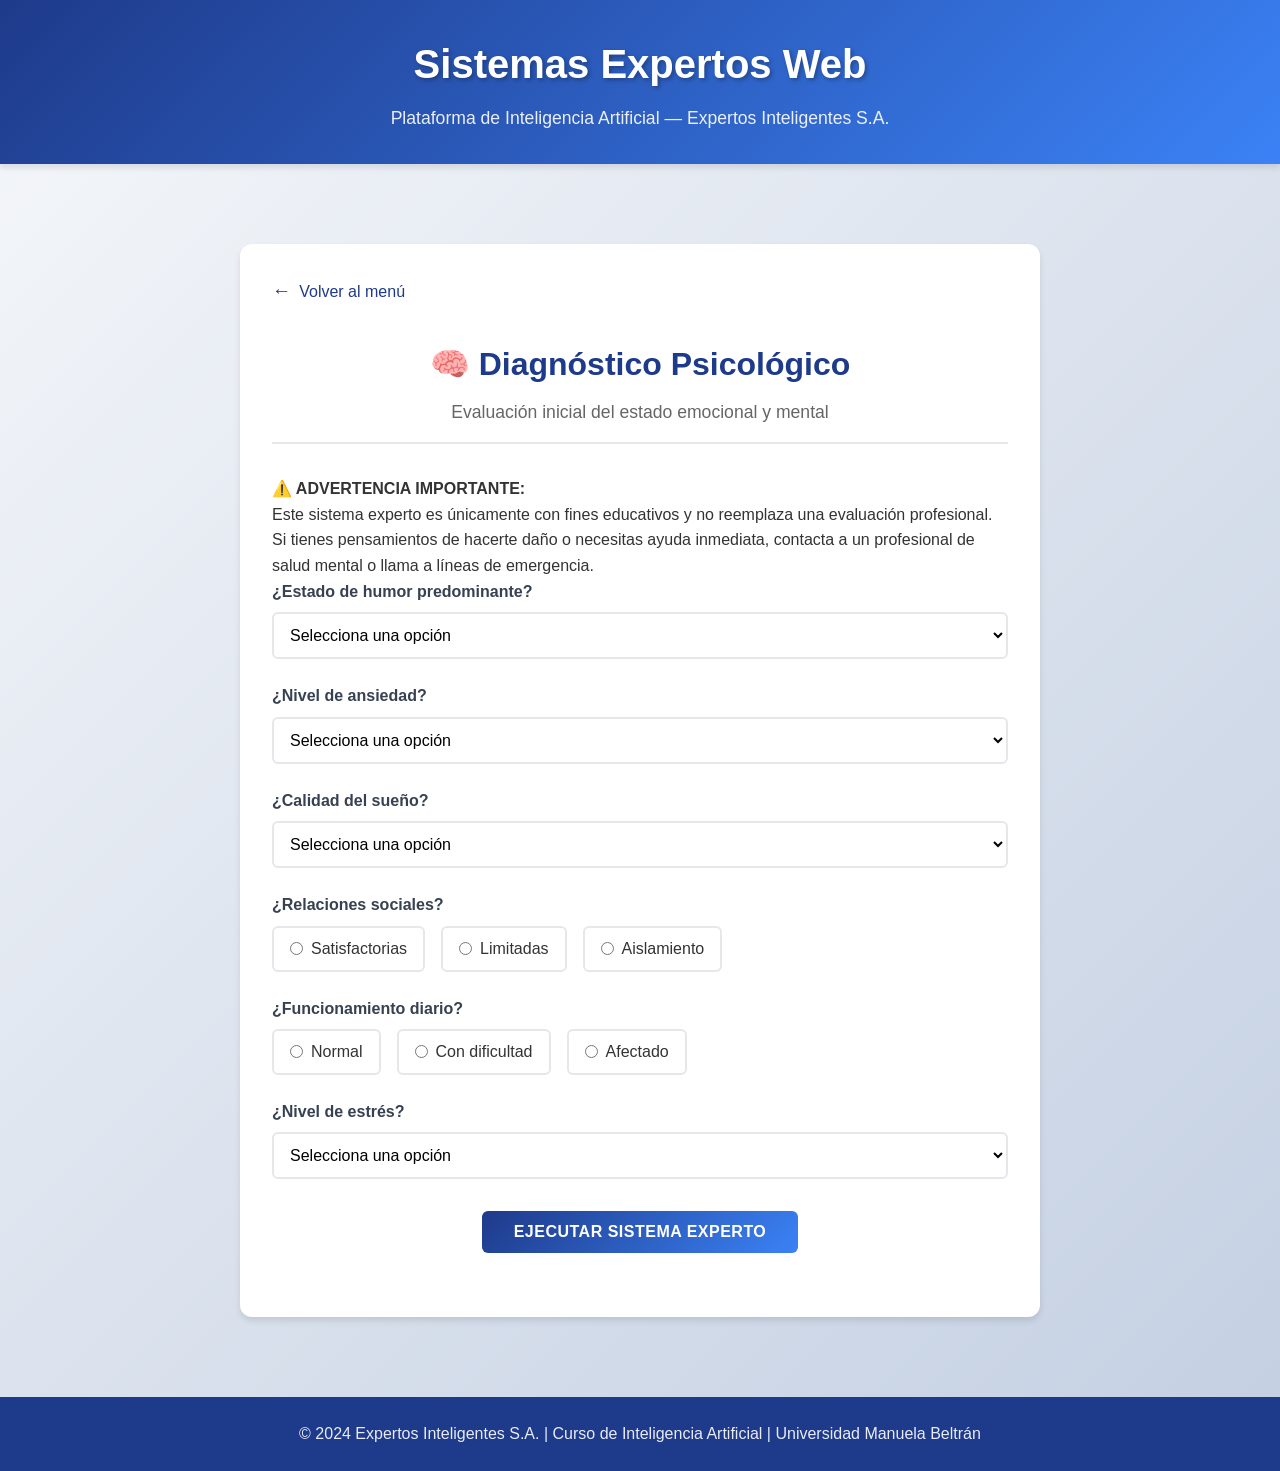
<file: modulos/psicologico.html>
<!DOCTYPE html>
<html lang="es">
<head>
    <meta charset="UTF-8">
    <meta name="viewport" content="width=device-width, initial-scale=1.0">
    <title>Diagnóstico Psicológico - Sistemas Expertos Web</title>
    <link rel="stylesheet" href="../css/modulos.css">
</head>
<body>
    <header class="header">
        <div class="container">
            <h1 class="title">Sistemas Expertos Web</h1>
            <p class="subtitle">Plataforma de Inteligencia Artificial — Expertos Inteligentes S.A.</p>
        </div>
    </header>

    <main class="main">
        <div class="module-container">
            <a href="../index.html" class="back-link">Volver al menú</a>
            
            <div class="module-header">
                <h2 class="module-title">🧠 Diagnóstico Psicológico</h2>
                <p class="module-subtitle">Evaluación inicial del estado emocional y mental</p>
            </div>

            <div class="warning-box">
                <strong>⚠️ ADVERTENCIA IMPORTANTE:</strong>
                <p>Este sistema experto es únicamente con fines educativos y no reemplaza una evaluación profesional. Si tienes pensamientos de hacerte daño o necesitas ayuda inmediata, contacta a un profesional de salud mental o llama a líneas de emergencia.</p>
            </div>

            <form id="form-psicologico" class="expert-form">
                <div class="form-group">
                    <label class="form-label" for="humor">¿Estado de humor predominante?</label>
                    <select id="humor" name="humor" class="form-select" required>
                        <option value="">Selecciona una opción</option>
                        <option value="positivo">Positivo</option>
                        <option value="variable">Variable</option>
                        <option value="negativo">Negativo</option>
                        <option value="irritable">Irritable</option>
                    </select>
                </div>

                <div class="form-group">
                    <label class="form-label" for="ansiedad">¿Nivel de ansiedad?</label>
                    <select id="ansiedad" name="ansiedad" class="form-select" required>
                        <option value="">Selecciona una opción</option>
                        <option value="baja">Baja</option>
                        <option value="moderada">Moderada</option>
                        <option value="alta">Alta</option>
                        <option value="severa">Severa</option>
                    </select>
                </div>

                <div class="form-group">
                    <label class="form-label" for="sueno">¿Calidad del sueño?</label>
                    <select id="sueno" name="sueno" class="form-select" required>
                        <option value="">Selecciona una opción</option>
                        <option value="buena">Buena</option>
                        <option value="regular">Regular</option>
                        <option value="mala">Mala</option>
                        <option value="muy mala">Muy mala</option>
                    </select>
                </div>

                <div class="form-group">
                    <label class="form-label">¿Relaciones sociales?</label>
                    <div class="form-radio-group">
                        <label class="form-radio-label">
                            <input type="radio" name="sociales" value="satisfactorias" required>
                            <span>Satisfactorias</span>
                        </label>
                        <label class="form-radio-label">
                            <input type="radio" name="sociales" value="limitadas" required>
                            <span>Limitadas</span>
                        </label>
                        <label class="form-radio-label">
                            <input type="radio" name="sociales" value="aislamiento" required>
                            <span>Aislamiento</span>
                        </label>
                    </div>
                </div>

                <div class="form-group">
                    <label class="form-label">¿Funcionamiento diario?</label>
                    <div class="form-radio-group">
                        <label class="form-radio-label">
                            <input type="radio" name="funcionamiento" value="normal" required>
                            <span>Normal</span>
                        </label>
                        <label class="form-radio-label">
                            <input type="radio" name="funcionamiento" value="dificultad" required>
                            <span>Con dificultad</span>
                        </label>
                        <label class="form-radio-label">
                            <input type="radio" name="funcionamiento" value="afectado" required>
                            <span>Afectado</span>
                        </label>
                    </div>
                </div>

                <div class="form-group">
                    <label class="form-label" for="estres">¿Nivel de estrés?</label>
                    <select id="estres" name="estres" class="form-select" required>
                        <option value="">Selecciona una opción</option>
                        <option value="bajo">Bajo</option>
                        <option value="moderado">Moderado</option>
                        <option value="alto">Alto</option>
                        <option value="crónico">Crónico</option>
                    </select>
                </div>

                <div class="btn-container">
                    <button type="submit" class="btn btn-primary">Ejecutar Sistema Experto</button>
                </div>
            </form>

            <div id="resultados" class="results-container">
                <h3 class="result-title">Evaluación Psicológica</h3>
                
                <div class="result-diagnosis">
                    <strong id="diagnostico">Evaluación:</strong>
                    <p id="recomendacion" class="result-recommendation"></p>
                </div>

                <h4 class="rules-title">Reglas Activadas</h4>
                <ul id="reglas-activadas" class="rules-list">
                    <!-- Las reglas se insertarán aquí dinámicamente -->
                </ul>

                <div class="disclaimer-box">
                    <strong>Recordatorio importante:</strong>
                    <p>Esta evaluación es solo una referencia educativa. Si tienes preocupaciones serias sobre tu salud mental, consulta con un psicólogo o psiquiatra calificado.</p>
                </div>
            </div>
        </div>
    </main>

    <footer class="footer">
        <div class="container">
            <p>&copy; 2024 Expertos Inteligentes S.A. | Curso de Inteligencia Artificial | Universidad Manuela Beltrán</p>
        </div>
    </footer>

    <script src="../js/psicologico.js"></script>
</body>
</html>
</file>
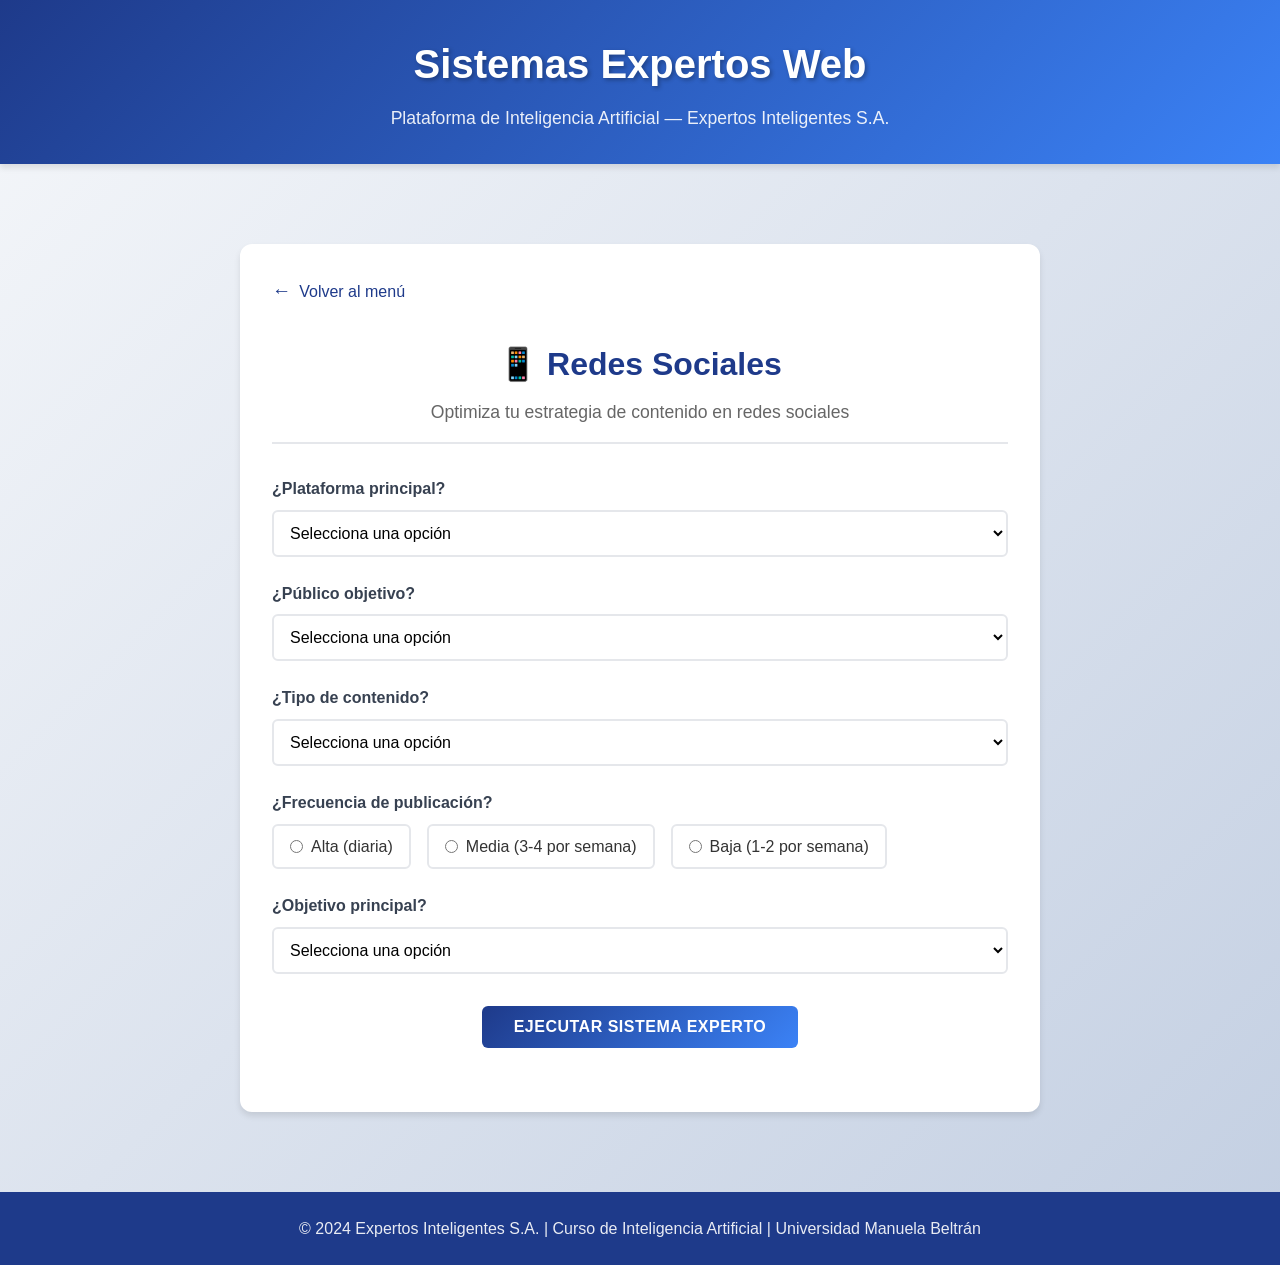
<file: modulos/redes.html>
<!DOCTYPE html>
<html lang="es">
<head>
    <meta charset="UTF-8">
    <meta name="viewport" content="width=device-width, initial-scale=1.0">
    <title>Redes Sociales - Sistemas Expertos Web</title>
    <link rel="stylesheet" href="../css/modulos.css">
</head>
<body>
    <header class="header">
        <div class="container">
            <h1 class="title">Sistemas Expertos Web</h1>
            <p class="subtitle">Plataforma de Inteligencia Artificial — Expertos Inteligentes S.A.</p>
        </div>
    </header>

    <main class="main">
        <div class="module-container">
            <a href="../index.html" class="back-link">Volver al menú</a>
            
            <div class="module-header">
                <h2 class="module-title">📱 Redes Sociales</h2>
                <p class="module-subtitle">Optimiza tu estrategia de contenido en redes sociales</p>
            </div>

            <form id="form-redes" class="expert-form">
                <div class="form-group">
                    <label class="form-label" for="plataforma">¿Plataforma principal?</label>
                    <select id="plataforma" name="plataforma" class="form-select" required>
                        <option value="">Selecciona una opción</option>
                        <option value="Instagram">Instagram</option>
                        <option value="TikTok">TikTok</option>
                        <option value="YouTube">YouTube</option>
                        <option value="LinkedIn">LinkedIn</option>
                        <option value="Facebook">Facebook</option>
                    </select>
                </div>

                <div class="form-group">
                    <label class="form-label" for="publico">¿Público objetivo?</label>
                    <select id="publico" name="publico" class="form-select" required>
                        <option value="">Selecciona una opción</option>
                        <option value="jóvenes">Jóvenes (13-25 años)</option>
                        <option value="adultos">Adultos (26-45 años)</option>
                        <option value="profesionales">Profesionales (todas las edades)</option>
                        <option value="mixto">Mixto</option>
                    </select>
                </div>

                <div class="form-group">
                    <label class="form-label" for="tipo">¿Tipo de contenido?</label>
                    <select id="tipo" name="tipo" class="form-select" required>
                        <option value="">Selecciona una opción</option>
                        <option value="educativo">Educativo</option>
                        <option value="entretenimiento">Entretenimiento</option>
                        <option value="comercial">Comercial</option>
                        <option value="personal">Personal</option>
                    </select>
                </div>

                <div class="form-group">
                    <label class="form-label">¿Frecuencia de publicación?</label>
                    <div class="form-radio-group">
                        <label class="form-radio-label">
                            <input type="radio" name="frecuencia" value="alta" required>
                            <span>Alta (diaria)</span>
                        </label>
                        <label class="form-radio-label">
                            <input type="radio" name="frecuencia" value="media" required>
                            <span>Media (3-4 por semana)</span>
                        </label>
                        <label class="form-radio-label">
                            <input type="radio" name="frecuencia" value="baja" required>
                            <span>Baja (1-2 por semana)</span>
                        </label>
                    </div>
                </div>

                <div class="form-group">
                    <label class="form-label" for="objetivo">¿Objetivo principal?</label>
                    <select id="objetivo" name="objetivo" class="form-select" required>
                        <option value="">Selecciona una opción</option>
                        <option value="crecimiento">Crecimiento de seguidores</option>
                        <option value="ventas">Generar ventas</option>
                        <option value="marca personal">Construir marca personal</option>
                    </select>
                </div>

                <div class="btn-container">
                    <button type="submit" class="btn btn-primary">Ejecutar Sistema Experto</button>
                </div>
            </form>

            <div id="resultados" class="results-container">
                <h3 class="result-title">Estrategia de Redes Sociales</h3>
                
                <div class="result-diagnosis">
                    <strong id="diagnostico">Estrategia recomendada:</strong>
                    <p id="recomendacion" class="result-recommendation"></p>
                </div>

                <h4 class="rules-title">Reglas Activadas</h4>
                <ul id="reglas-activadas" class="rules-list">
                    <!-- Las reglas se insertarán aquí dinámicamente -->
                </ul>
            </div>
        </div>
    </main>

    <footer class="footer">
        <div class="container">
            <p>&copy; 2024 Expertos Inteligentes S.A. | Curso de Inteligencia Artificial | Universidad Manuela Beltrán</p>
        </div>
    </footer>

    <script src="../js/redes.js"></script>
</body>
</html>
</file>
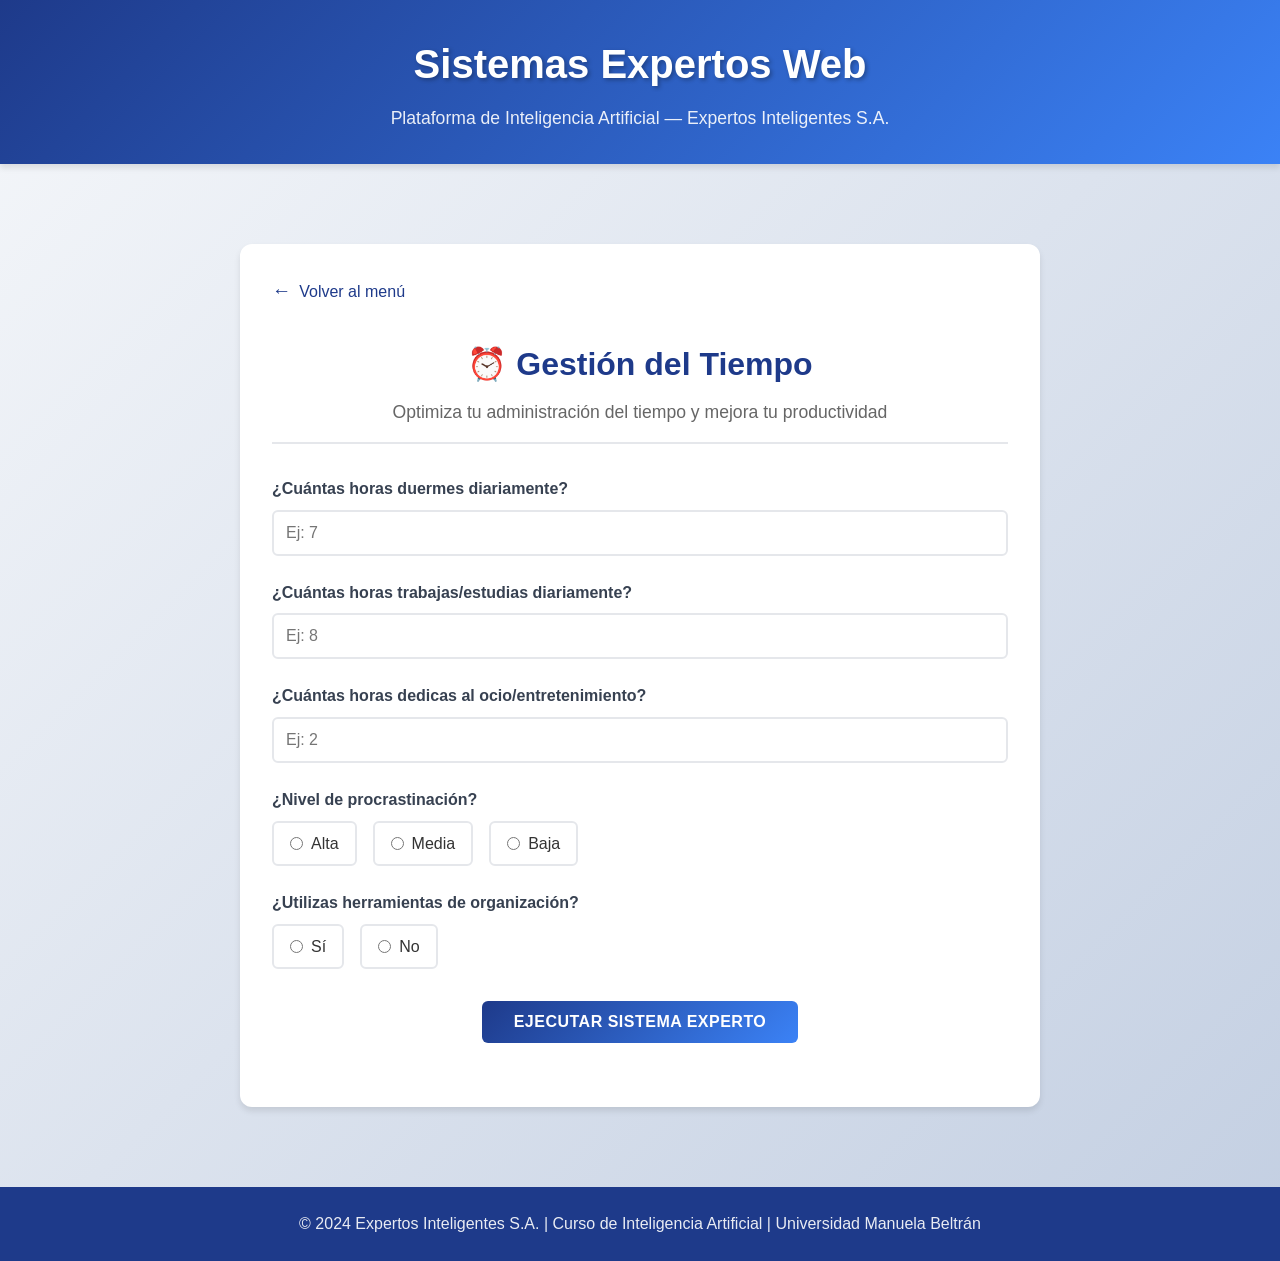
<file: modulos/tiempo.html>
<!DOCTYPE html>
<html lang="es">
<head>
    <meta charset="UTF-8">
    <meta name="viewport" content="width=device-width, initial-scale=1.0">
    <title>Gestión del Tiempo - Sistemas Expertos Web</title>
    <link rel="stylesheet" href="../css/modulos.css">
</head>
<body>
    <header class="header">
        <div class="container">
            <h1 class="title">Sistemas Expertos Web</h1>
            <p class="subtitle">Plataforma de Inteligencia Artificial — Expertos Inteligentes S.A.</p>
        </div>
    </header>

    <main class="main">
        <div class="module-container">
            <a href="../index.html" class="back-link">Volver al menú</a>
            
            <div class="module-header">
                <h2 class="module-title">⏰ Gestión del Tiempo</h2>
                <p class="module-subtitle">Optimiza tu administración del tiempo y mejora tu productividad</p>
            </div>

            <form id="form-tiempo" class="expert-form">
                <div class="form-group">
                    <label class="form-label" for="sueno-horas">¿Cuántas horas duermes diariamente?</label>
                    <input type="number" id="sueno-horas" name="sueno-horas" class="form-input" 
                           min="0" max="24" step="0.5" placeholder="Ej: 7" required>
                </div>

                <div class="form-group">
                    <label class="form-label" for="trabajo-horas">¿Cuántas horas trabajas/estudias diariamente?</label>
                    <input type="number" id="trabajo-horas" name="trabajo-horas" class="form-input" 
                           min="0" max="24" step="0.5" placeholder="Ej: 8" required>
                </div>

                <div class="form-group">
                    <label class="form-label" for="ocio-horas">¿Cuántas horas dedicas al ocio/entretenimiento?</label>
                    <input type="number" id="ocio-horas" name="ocio-horas" class="form-input" 
                           min="0" max="24" step="0.5" placeholder="Ej: 2" required>
                </div>

                <div class="form-group">
                    <label class="form-label">¿Nivel de procrastinación?</label>
                    <div class="form-radio-group">
                        <label class="form-radio-label">
                            <input type="radio" name="procrastinacion" value="alta" required>
                            <span>Alta</span>
                        </label>
                        <label class="form-radio-label">
                            <input type="radio" name="procrastinacion" value="media" required>
                            <span>Media</span>
                        </label>
                        <label class="form-radio-label">
                            <input type="radio" name="procrastinacion" value="baja" required>
                            <span>Baja</span>
                        </label>
                    </div>
                </div>

                <div class="form-group">
                    <label class="form-label">¿Utilizas herramientas de organización?</label>
                    <div class="form-radio-group">
                        <label class="form-radio-label">
                            <input type="radio" name="herramientas" value="si" required>
                            <span>Sí</span>
                        </label>
                        <label class="form-radio-label">
                            <input type="radio" name="herramientas" value="no" required>
                            <span>No</span>
                        </label>
                    </div>
                </div>

                <div class="btn-container">
                    <button type="submit" class="btn btn-primary">Ejecutar Sistema Experto</button>
                </div>
            </form>

            <div id="resultados" class="results-container">
                <h3 class="result-title">Análisis de Gestión del Tiempo</h3>
                
                <div class="result-diagnosis">
                    <strong id="diagnostico">Diagnóstico:</strong>
                    <p id="recomendacion" class="result-recommendation"></p>
                </div>

                <h4 class="rules-title">Reglas Activadas</h4>
                <ul id="reglas-activadas" class="rules-list">
                    <!-- Las reglas se insertarán aquí dinámicamente -->
                </ul>
            </div>
        </div>
    </main>

    <footer class="footer">
        <div class="container">
            <p>&copy; 2024 Expertos Inteligentes S.A. | Curso de Inteligencia Artificial | Universidad Manuela Beltrán</p>
        </div>
    </footer>

    <script src="../js/tiempo.js"></script>
</body>
</html>
</file>
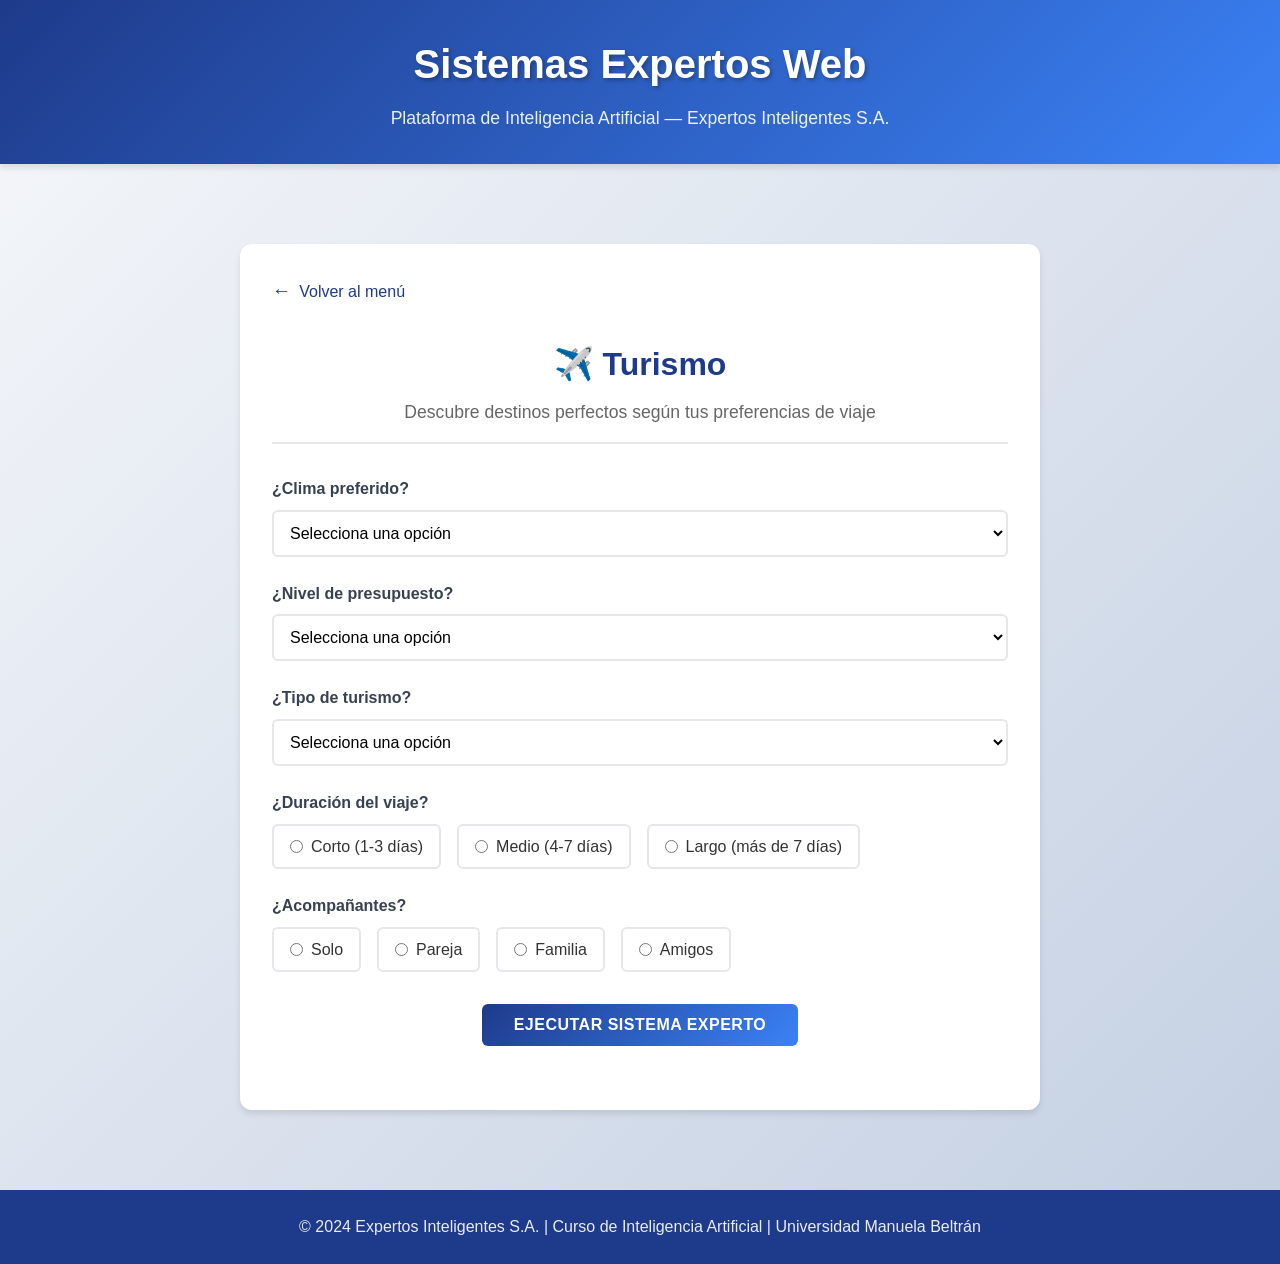
<file: modulos/turismo.html>
<!DOCTYPE html>
<html lang="es">
<head>
    <meta charset="UTF-8">
    <meta name="viewport" content="width=device-width, initial-scale=1.0">
    <title>Turismo - Sistemas Expertos Web</title>
    <link rel="stylesheet" href="../css/modulos.css">
</head>
<body>
    <header class="header">
        <div class="container">
            <h1 class="title">Sistemas Expertos Web</h1>
            <p class="subtitle">Plataforma de Inteligencia Artificial — Expertos Inteligentes S.A.</p>
        </div>
    </header>

    <main class="main">
        <div class="module-container">
            <a href="../index.html" class="back-link">Volver al menú</a>
            
            <div class="module-header">
                <h2 class="module-title">✈️ Turismo</h2>
                <p class="module-subtitle">Descubre destinos perfectos según tus preferencias de viaje</p>
            </div>

            <form id="form-turismo" class="expert-form">
                <div class="form-group">
                    <label class="form-label" for="clima">¿Clima preferido?</label>
                    <select id="clima" name="clima" class="form-select" required>
                        <option value="">Selecciona una opción</option>
                        <option value="cálido">Cálido</option>
                        <option value="frío">Frío</option>
                        <option value="templado">Templado</option>
                    </select>
                </div>

                <div class="form-group">
                    <label class="form-label" for="presupuesto">¿Nivel de presupuesto?</label>
                    <select id="presupuesto" name="presupuesto" class="form-select" required>
                        <option value="">Selecciona una opción</option>
                        <option value="bajo">Bajo</option>
                        <option value="medio">Medio</option>
                        <option value="alto">Alto</option>
                    </select>
                </div>

                <div class="form-group">
                    <label class="form-label" for="tipo">¿Tipo de turismo?</label>
                    <select id="tipo" name="tipo" class="form-select" required>
                        <option value="">Selecciona una opción</option>
                        <option value="aventura">Aventura</option>
                        <option value="relax">Relax</option>
                        <option value="cultural">Cultural</option>
                        <option value="familiar">Familiar</option>
                    </select>
                </div>

                <div class="form-group">
                    <label class="form-label">¿Duración del viaje?</label>
                    <div class="form-radio-group">
                        <label class="form-radio-label">
                            <input type="radio" name="duracion" value="corto" required>
                            <span>Corto (1-3 días)</span>
                        </label>
                        <label class="form-radio-label">
                            <input type="radio" name="duracion" value="medio" required>
                            <span>Medio (4-7 días)</span>
                        </label>
                        <label class="form-radio-label">
                            <input type="radio" name="duracion" value="largo" required>
                            <span>Largo (más de 7 días)</span>
                        </label>
                    </div>
                </div>

                <div class="form-group">
                    <label class="form-label">¿Acompañantes?</label>
                    <div class="form-radio-group">
                        <label class="form-radio-label">
                            <input type="radio" name="acompanantes" value="solo" required>
                            <span>Solo</span>
                        </label>
                        <label class="form-radio-label">
                            <input type="radio" name="acompanantes" value="pareja" required>
                            <span>Pareja</span>
                        </label>
                        <label class="form-radio-label">
                            <input type="radio" name="acompanantes" value="familia" required>
                            <span>Familia</span>
                        </label>
                        <label class="form-radio-label">
                            <input type="radio" name="acompanantes" value="amigos" required>
                            <span>Amigos</span>
                        </label>
                    </div>
                </div>

                <div class="btn-container">
                    <button type="submit" class="btn btn-primary">Ejecutar Sistema Experto</button>
                </div>
            </form>

            <div id="resultados" class="results-container">
                <h3 class="result-title">Recomendaciones de Viaje</h3>
                
                <div class="result-diagnosis">
                    <strong id="diagnostico">Destino recomendado:</strong>
                    <p id="recomendacion" class="result-recommendation"></p>
                </div>

                <h4 class="rules-title">Reglas Activadas</h4>
                <ul id="reglas-activadas" class="rules-list">
                    <!-- Las reglas se insertarán aquí dinámicamente -->
                </ul>
            </div>
        </div>
    </main>

    <footer class="footer">
        <div class="container">
            <p>&copy; 2024 Expertos Inteligentes S.A. | Curso de Inteligencia Artificial | Universidad Manuela Beltrán</p>
        </div>
    </footer>

    <script src="../js/turismo.js"></script>
</body>
</html>
</file>
<file: css/styles.css>
/* Reset y estilos base */
* {
    margin: 0;
    padding: 0;
    box-sizing: border-box;
}

body {
    font-family: 'Segoe UI', Tahoma, Geneva, Verdana, sans-serif;
    line-height: 1.6;
    color: #333;
    background: linear-gradient(135deg, #f5f7fa 0%, #c3cfe2 100%);
    min-height: 100vh;
}

.container {
    max-width: 1200px;
    margin: 0 auto;
    padding: 0 20px;
}

/* Header */
.header {
    background: linear-gradient(135deg, #1e3a8a 0%, #3b82f6 100%);
    color: white;
    padding: 2rem 0;
    text-align: center;
    box-shadow: 0 4px 6px rgba(0, 0, 0, 0.1);
}

.title {
    font-size: 2.5rem;
    font-weight: 700;
    margin-bottom: 0.5rem;
    text-shadow: 2px 2px 4px rgba(0, 0, 0, 0.3);
}

.subtitle {
    font-size: 1.1rem;
    opacity: 0.9;
    font-weight: 300;
}

/* Main content */
.main {
    padding: 3rem 0;
    flex: 1;
}

.intro {
    text-align: center;
    margin-bottom: 3rem;
}

.intro p {
    font-size: 1.1rem;
    color: #555;
    max-width: 800px;
    margin: 0 auto;
    line-height: 1.8;
}

/* Modules grid */
.modules-grid {
    display: grid;
    grid-template-columns: repeat(auto-fit, minmax(300px, 1fr));
    gap: 2rem;
    margin-top: 2rem;
}

.module-card {
    background: white;
    border-radius: 12px;
    padding: 2rem;
    text-align: center;
    box-shadow: 0 4px 6px rgba(0, 0, 0, 0.1);
    transition: all 0.3s ease;
    cursor: pointer;
    border: 2px solid transparent;
}

.module-card:hover {
    transform: translateY(-5px);
    box-shadow: 0 8px 25px rgba(0, 0, 0, 0.15);
    border-color: #10b981;
}

.module-icon {
    font-size: 3rem;
    margin-bottom: 1rem;
    display: block;
}

.module-title {
    font-size: 1.3rem;
    font-weight: 600;
    color: #1e3a8a;
    margin-bottom: 0.5rem;
}

.module-description {
    color: #666;
    margin-bottom: 1.5rem;
    line-height: 1.5;
}

.module-btn {
    background: linear-gradient(135deg, #10b981 0%, #059669 100%);
    color: white;
    border: none;
    padding: 0.75rem 1.5rem;
    border-radius: 6px;
    font-size: 1rem;
    font-weight: 500;
    cursor: pointer;
    transition: all 0.3s ease;
}

.module-btn:hover {
    background: linear-gradient(135deg, #059669 0%, #047857 100%);
    transform: scale(1.05);
}

/* Footer */
.footer {
    background: #1e3a8a;
    color: white;
    text-align: center;
    padding: 1.5rem 0;
    margin-top: auto;
}

.footer p {
    opacity: 0.9;
}

/* Responsive design */
@media (max-width: 768px) {
    .title {
        font-size: 2rem;
    }
    
    .subtitle {
        font-size: 1rem;
    }
    
    .modules-grid {
        grid-template-columns: 1fr;
        gap: 1.5rem;
    }
    
    .module-card {
        padding: 1.5rem;
    }
    
    .main {
        padding: 2rem 0;
    }
}

@media (max-width: 480px) {
    .container {
        padding: 0 15px;
    }
    
    .title {
        font-size: 1.8rem;
    }
    
    .module-icon {
        font-size: 2.5rem;
    }
    
    .module-title {
        font-size: 1.2rem;
    }
}

/* Animations */
@keyframes fadeIn {
    from {
        opacity: 0;
        transform: translateY(20px);
    }
    to {
        opacity: 1;
        transform: translateY(0);
    }
}

.module-card {
    animation: fadeIn 0.6s ease-out;
}

.module-card:nth-child(1) { animation-delay: 0.1s; }
.module-card:nth-child(2) { animation-delay: 0.2s; }
.module-card:nth-child(3) { animation-delay: 0.3s; }
.module-card:nth-child(4) { animation-delay: 0.4s; }
.module-card:nth-child(5) { animation-delay: 0.5s; }
.module-card:nth-child(6) { animation-delay: 0.6s; }
.module-card:nth-child(7) { animation-delay: 0.7s; }
.module-card:nth-child(8) { animation-delay: 0.8s; }
.module-card:nth-child(9) { animation-delay: 0.9s; }
.module-card:nth-child(10) { animation-delay: 1.0s; }
</file>
<file: css/modulos.css>
/* Estilos comunes para todos los módulos */

/* Importar estilos base */
@import url('styles.css');

/* Layout del módulo */
body {
    display: flex;
    flex-direction: column;
    min-height: 100vh;
}

.module-container {
    max-width: 800px;
    margin: 0 auto;
    padding: 2rem;
    background: white;
    border-radius: 12px;
    box-shadow: 0 4px 6px rgba(0, 0, 0, 0.1);
    margin-top: 2rem;
    margin-bottom: 2rem;
}

.module-header {
    text-align: center;
    margin-bottom: 2rem;
    padding-bottom: 1rem;
    border-bottom: 2px solid #e5e7eb;
}

.module-title {
    font-size: 2rem;
    font-weight: 700;
    color: #1e3a8a;
    margin-bottom: 0.5rem;
}

.module-subtitle {
    color: #666;
    font-size: 1.1rem;
}

/* Enlace de volver */
.back-link {
    display: inline-flex;
    align-items: center;
    color: #1e3a8a;
    text-decoration: none;
    font-weight: 500;
    margin-bottom: 2rem;
    transition: color 0.3s ease;
}

.back-link:hover {
    color: #3b82f6;
}

.back-link::before {
    content: "←";
    margin-right: 0.5rem;
    font-size: 1.2rem;
}

/* Formularios */
.expert-form {
    margin-bottom: 2rem;
}

.form-group {
    margin-bottom: 1.5rem;
}

.form-label {
    display: block;
    font-weight: 600;
    color: #374151;
    margin-bottom: 0.5rem;
}

.form-select,
.form-input {
    width: 100%;
    padding: 0.75rem;
    border: 2px solid #e5e7eb;
    border-radius: 6px;
    font-size: 1rem;
    transition: border-color 0.3s ease, box-shadow 0.3s ease;
    background: white;
}

.form-select:focus,
.form-input:focus {
    outline: none;
    border-color: #3b82f6;
    box-shadow: 0 0 0 3px rgba(59, 130, 246, 0.1);
}

.form-radio-group {
    display: flex;
    gap: 1rem;
    flex-wrap: wrap;
}

.form-radio-label {
    display: flex;
    align-items: center;
    cursor: pointer;
    padding: 0.5rem 1rem;
    border: 2px solid #e5e7eb;
    border-radius: 6px;
    transition: all 0.3s ease;
}

.form-radio-label:hover {
    border-color: #3b82f6;
    background: #f0f9ff;
}

.form-radio-label input[type="radio"] {
    margin-right: 0.5rem;
}

.form-radio-label input[type="radio"]:checked + span {
    color: #1e3a8a;
    font-weight: 600;
}

.form-radio-label:has(input[type="radio"]:checked) {
    border-color: #1e3a8a;
    background: #eff6ff;
}

/* Botones */
.btn {
    padding: 0.75rem 2rem;
    border: none;
    border-radius: 6px;
    font-size: 1rem;
    font-weight: 600;
    cursor: pointer;
    transition: all 0.3s ease;
    text-transform: uppercase;
    letter-spacing: 0.5px;
}

.btn-primary {
    background: linear-gradient(135deg, #1e3a8a 0%, #3b82f6 100%);
    color: white;
}

.btn-primary:hover {
    background: linear-gradient(135deg, #1e40af 0%, #2563eb 100%);
    transform: translateY(-2px);
    box-shadow: 0 4px 12px rgba(30, 58, 138, 0.3);
}

.btn-secondary {
    background: #6b7280;
    color: white;
}

.btn-secondary:hover {
    background: #4b5563;
}

.btn-container {
    text-align: center;
    margin: 2rem 0;
}

/* Resultados */
.results-container {
    margin-top: 2rem;
    padding: 2rem;
    background: linear-gradient(135deg, #f0f9ff 0%, #e0f2fe 100%);
    border-radius: 12px;
    border: 2px solid #3b82f6;
    display: none;
}

.results-container.show {
    display: block;
    animation: slideIn 0.5s ease-out;
}

@keyframes slideIn {
    from {
        opacity: 0;
        transform: translateY(20px);
    }
    to {
        opacity: 1;
        transform: translateY(0);
    }
}

.result-title {
    font-size: 1.5rem;
    font-weight: 700;
    color: #1e3a8a;
    margin-bottom: 1rem;
    text-align: center;
}

.result-diagnosis {
    background: white;
    padding: 1.5rem;
    border-radius: 8px;
    margin-bottom: 1.5rem;
    border-left: 4px solid #10b981;
}

.result-diagnosis strong {
    color: #1e3a8a;
    font-size: 1.1rem;
}

.result-recommendation {
    color: #374151;
    line-height: 1.6;
    margin-top: 0.5rem;
}

.rules-title {
    font-size: 1.2rem;
    font-weight: 600;
    color: #1e3a8a;
    margin-bottom: 1rem;
    margin-top: 1.5rem;
}

.rules-list {
    list-style: none;
    padding: 0;
}

.rule-item {
    background: white;
    padding: 1rem;
    margin-bottom: 0.75rem;
    border-radius: 6px;
    border-left: 4px solid #f59e0b;
}

.rule-name {
    font-weight: 600;
    color: #d97706;
    margin-bottom: 0.25rem;
}

.rule-description {
    color: #374151;
    line-height: 1.5;
}

/* Mensaje de advertencia para módulo psicológico */
.warning-banner {
    background: linear-gradient(135deg, #fef3c7 0%, #fed7aa 100%);
    border: 2px solid #f59e0b;
    border-radius: 8px;
    padding: 1rem;
    margin-bottom: 2rem;
    text-align: center;
}

.warning-banner p {
    color: #92400e;
    font-weight: 600;
    margin: 0;
}

/* Mensaje de no resultados */
.no-results {
    background: linear-gradient(135deg, #fef2f2 0%, #fee2e2 100%);
    border: 2px solid #ef4444;
    border-radius: 8px;
    padding: 1.5rem;
    text-align: center;
    color: #991b1b;
}

/* Responsive design para módulos */
@media (max-width: 768px) {
    .module-container {
        margin: 1rem;
        padding: 1.5rem;
    }
    
    .module-title {
        font-size: 1.5rem;
    }
    
    .form-radio-group {
        flex-direction: column;
    }
    
    .form-radio-label {
        width: 100%;
    }
    
    .btn {
        width: 100%;
        margin-bottom: 1rem;
    }
}

@media (max-width: 480px) {
    .module-container {
        margin: 0.5rem;
        padding: 1rem;
    }
    
    .module-title {
        font-size: 1.3rem;
    }
    
    .results-container {
        padding: 1rem;
    }
}

/* Estados de loading */
.loading {
    display: inline-block;
    width: 20px;
    height: 20px;
    border: 3px solid #f3f3f3;
    border-top: 3px solid #1e3a8a;
    border-radius: 50%;
    animation: spin 1s linear infinite;
    margin-left: 10px;
}

@keyframes spin {
    0% { transform: rotate(0deg); }
    100% { transform: rotate(360deg); }
}

.btn.loading {
    pointer-events: none;
    opacity: 0.7;
}

/* Tooltips */
.tooltip {
    position: relative;
    display: inline-block;
    cursor: help;
}

.tooltip .tooltiptext {
    visibility: hidden;
    width: 200px;
    background-color: #555;
    color: #fff;
    text-align: center;
    border-radius: 6px;
    padding: 0.5rem;
    position: absolute;
    z-index: 1;
    bottom: 125%;
    left: 50%;
    margin-left: -100px;
    opacity: 0;
    transition: opacity 0.3s;
    font-size: 0.875rem;
}

.tooltip:hover .tooltiptext {
    visibility: visible;
    opacity: 1;
}
</file>
